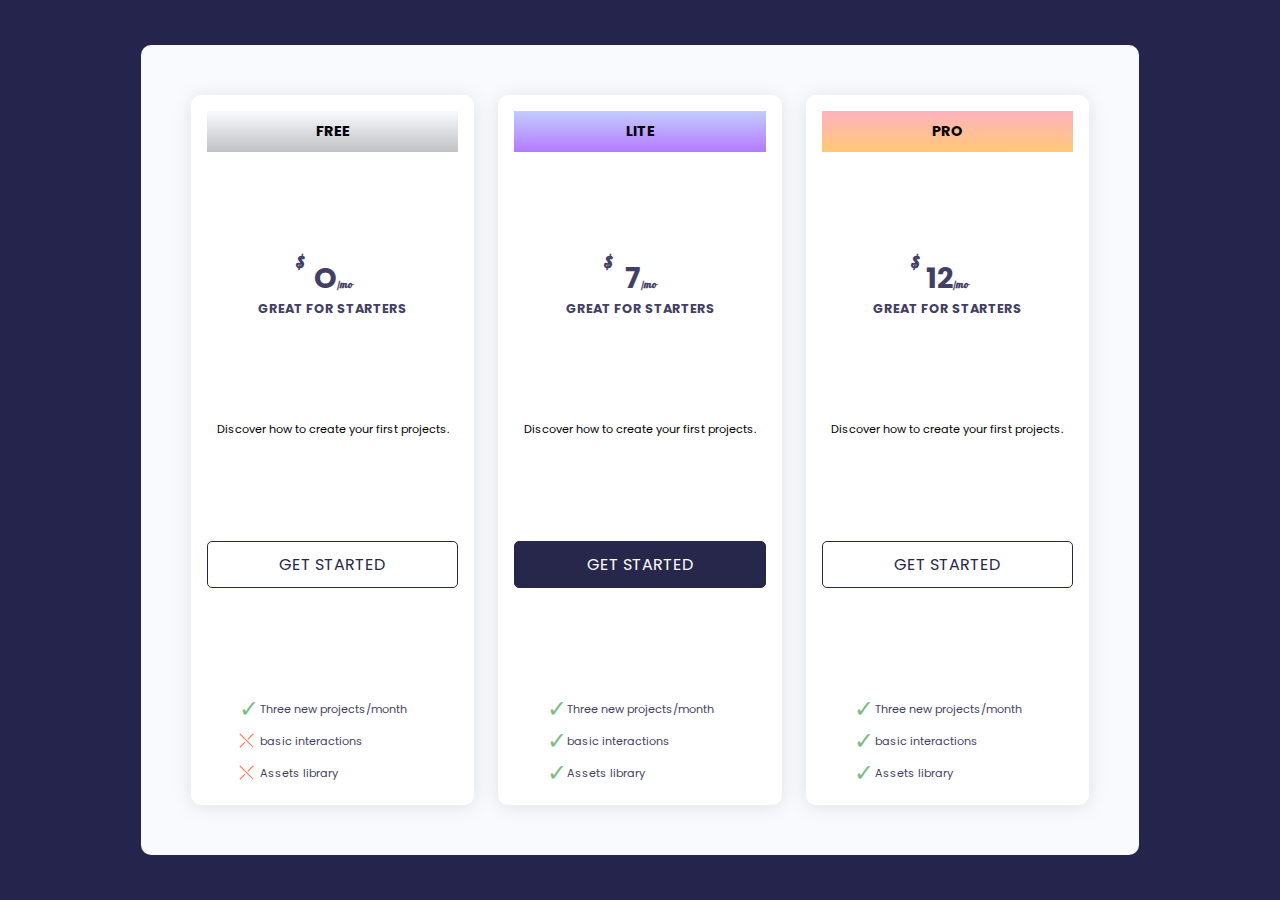
<file: Card/index.html>
<!DOCTYPE html>
<html lang="en">
  <head>
    <meta charset="UTF-8" />
    <meta http-equiv="X-UA-Compatible" content="IE=edge" />
    <meta name="viewport" content="width=device-width, initial-scale=1.0" />
    <link rel="stylesheet" href="./style.css" />
    <link rel="preconnect" href="https://fonts.gstatic.com" />
    <link
      href="https://fonts.googleapis.com/css2?family=Poppins:wght@400;600&display=swap"
      rel="stylesheet"
    />
    <title>Card | Model</title>
  </head>
  <body>
    <div class="container">
      <div class="card">
        <h2 class="heading teal">FREE</h2>
        <div class="card-body">
          <h3>O<small>/mo</small></h3>
          <h4>GREAT FOR STARTERS</h4>
        </div>
        <p>Discover how to create your first projects.</p>
        <a href="#" class="btn">get started</a>
        <ul class="ul">
          <li class="check">Three new projects/month</li>
          <li class="uncheck">basic interactions</li>
          <li class="uncheck">Assets library</li>
        </ul>
      </div>
      <div class="card">
        <h2 class="heading purple">LITE</h2>
        <div class="card-body">
          <h3>7<small>/mo</small></h3>
          <h4>GREAT FOR STARTERS</h4>
        </div>
        <p>Discover how to create your first projects.</p>
        <a href="#" class="btn btn-main">get started</a>
        <ul class="ul">
          <li class="check">Three new projects/month</li>
          <li class="check">basic interactions</li>
          <li class="check">Assets library</li>
        </ul>
      </div>
      <div class="card">
        <h2 class="heading pink">PRO</h2>
        <div class="card-body">
          <h3>12<small>/mo</small></h3>
          <h4>GREAT FOR STARTERS</h4>
        </div>
        <p>Discover how to create your first projects.</p>
        <a href="#" class="btn">get started</a>
        <ul class="ul">
          <li class="check">Three new projects/month</li>
          <li class="check">basic interactions</li>
          <li class="check">Assets library</li>
        </ul>
      </div>
    </div>
  </body>
</html>
</file>
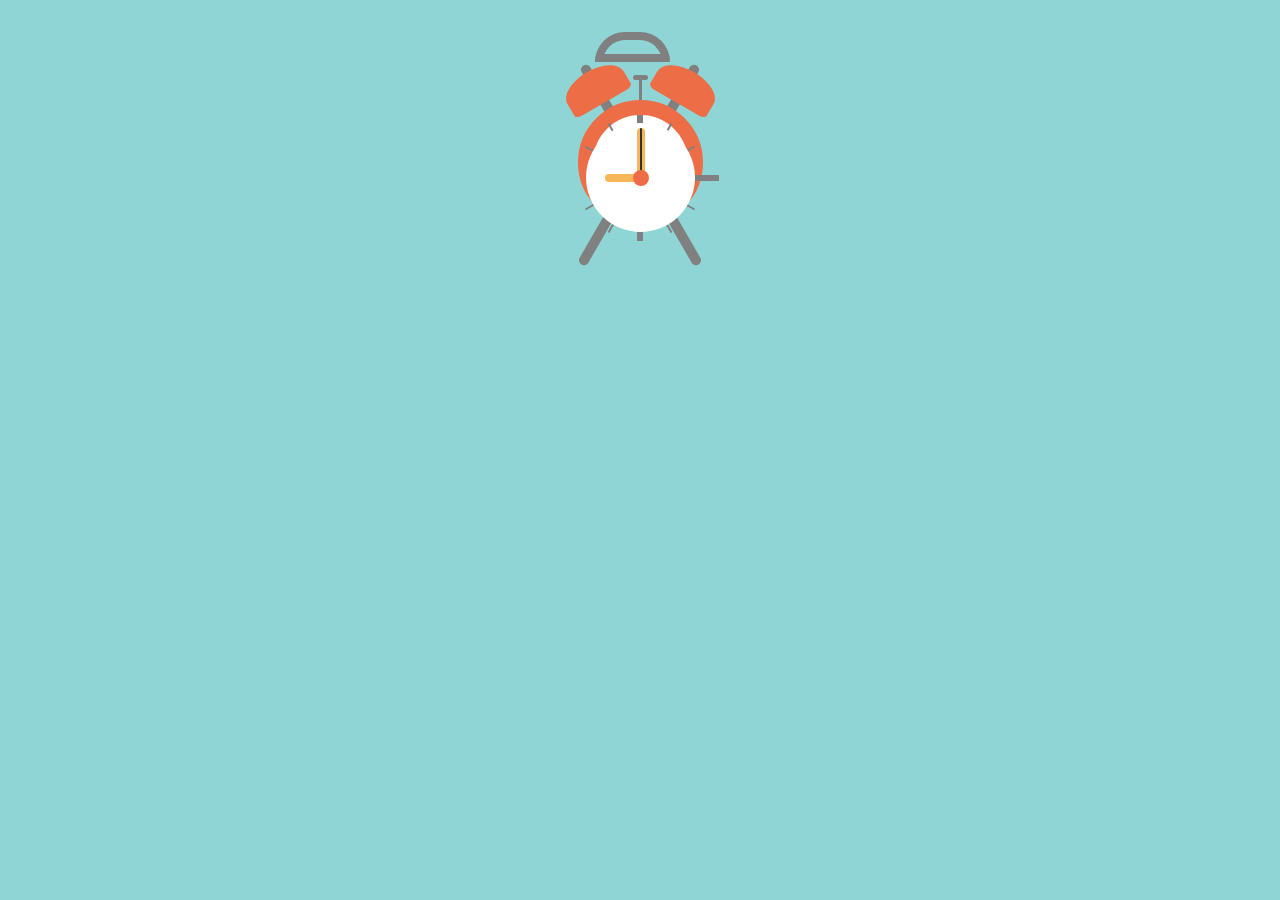
<file: clock/index.html>
<!DOCTYPE html>
<html lang="en">
  <head>
    <meta charset="UTF-8" />
    <meta http-equiv="X-UA-Compatible" content="IE=edge" />
    <meta name="viewport" content="width=device-width, initial-scale=1.0" />
    <link rel="stylesheet" href="./style.css" />
    <title>clock</title>
  </head>
  <body>
    <div class="contain-clock">
      <div class="face-1">
        <div class="hour"></div>
        <div class="minute"></div>
        <div class="second"></div>
        <div class="center"></div>
      </div>

      <div class="face-2">
        <div class="line"></div>
        <div class="line line-2"></div>
        <div class="line line-3"></div>
        <div class="line line-4"></div>
        <div class="line line-5"></div>
        <div class="line line-6"></div>
      </div>

      <div class="arm"></div>
      <div class="arm arm-2"></div>

      <div class="bell"></div>
      <div class="bell bell-2"></div>

      <div class="hammer"></div>

      <div class="handle"></div>
    </div>
  </body>
</html>
</file>
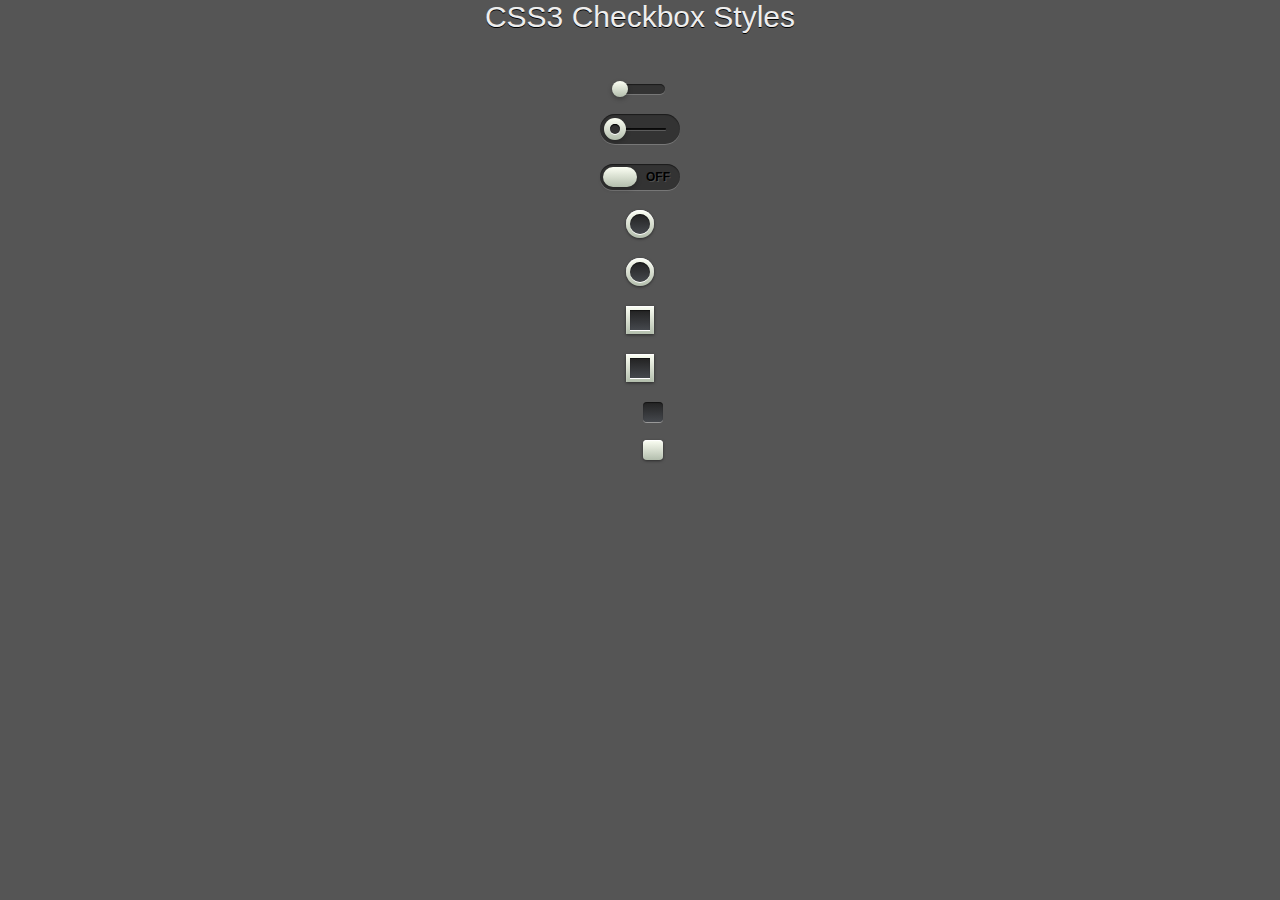
<file: Custom_checkbox/index.html>
<!DOCTYPE html>
<html lang="en">
  <head>
    <meta charset="UTF-8" />
    <meta http-equiv="X-UA-Compatible" content="IE=edge" />
    <meta name="viewport" content="width=device-width, initial-scale=1.0" />
    <title>Custom | checkbox</title>
    <link rel="stylesheet" href="./style.css" />
  </head>
  <body>
    <h1>CSS3 Checkbox Styles</h1>

    <!-- Slide ONE -->
    <div class="slideOne">
      <input type="checkbox" value="None" id="slideOne" name="check" />
      <label for="slideOne"></label>
    </div>

    <!-- Slide TWO -->
    <div class="slideTwo">
      <input type="checkbox" value="None" id="slideTwo" name="check" />
      <label for="slideTwo"></label>
    </div>

    <!-- Slide THREE -->
    <div class="slideThree">
      <input type="checkbox" value="None" id="slideThree" name="check" />
      <label for="slideThree"></label>
    </div>

    <!-- Rounded ONE -->
    <div class="roundedOne">
      <input type="checkbox" value="None" id="roundedOne" name="check" />
      <label for="roundedOne"></label>
    </div>

    <!-- Rounded TWO -->
    <div class="roundedTwo">
      <input type="checkbox" value="None" id="roundedTwo" name="check" />
      <label for="roundedTwo"></label>
    </div>

    <!-- Squared ONE -->
    <div class="squaredOne">
      <input type="checkbox" value="None" id="squaredOne" name="check" />
      <label for="squaredOne"></label>
    </div>

    <!-- Squared TWO -->
    <div class="squaredTwo">
      <input type="checkbox" value="None" id="squaredTwo" name="check" />
      <label for="squaredTwo"></label>
    </div>

    <!-- Squared THREE -->
    <div class="squaredThree">
      <input type="checkbox" value="None" id="squaredThree" name="check" />
      <label for="squaredThree"></label>
    </div>

    <!-- Squared FOUR -->
    <div class="squaredFour">
      <input type="checkbox" value="None" id="squaredFour" name="check" />
      <label for="squaredFour"></label>
    </div>
  </body>
</html>
</file>
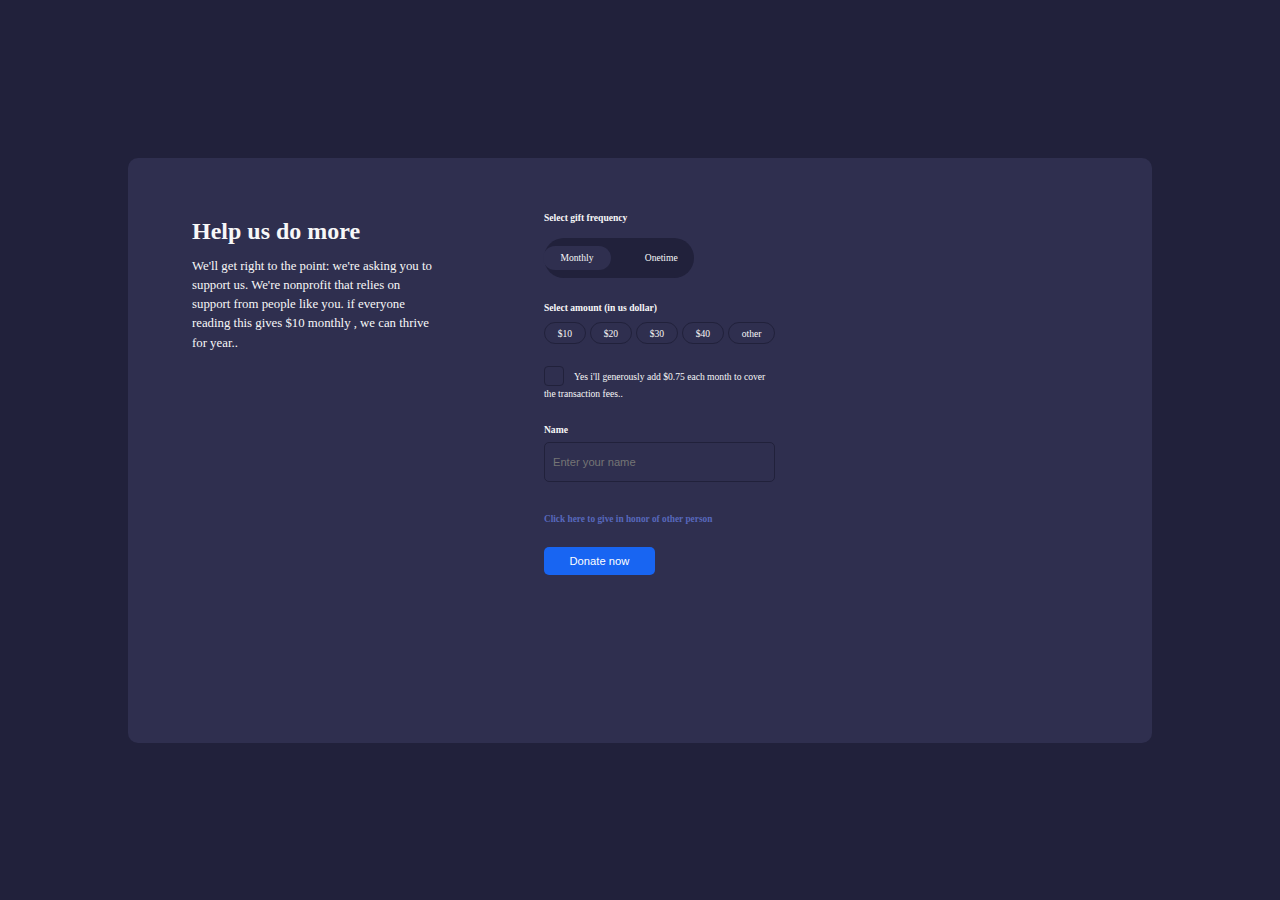
<file: Donate_section/index.html>
<!DOCTYPE html>
<html lang="en">
  <head>
    <meta charset="UTF-8" />
    <meta http-equiv="X-UA-Compatible" content="IE=edge" />
    <meta name="viewport" content="width=device-width, initial-scale=1.0" />
    <link rel="stylesheet" href="./style.css" />
    <title>Donate | Section</title>
  </head>
  <body>
    <div class="container">
      <div class="left">
        <h2>Help us do more</h2>
        <p>
          We'll get right to the point: we're asking you to <br />
          support us. We're nonprofit that relies on <br />
          support from people like you. if everyone <br />
          reading this gives $10 monthly , we can thrive <br />
          for year..
        </p>
      </div>
      <div class="right">
        <h3>Select gift frequency</h3>
        <div class="donation-type">
          <label for="monthly" class="monthly">
            <input type="radio" name="donation-type" id="monthly" checked />
            <span class="donation">Monthly</span>
          </label>
          <label for="onetime" class="onetime">
            <input type="radio" name="donation-type" id="onetime" />
            <span class="donation">Onetime</span>
          </label>
        </div>
        <div class="dollar-type">
          <small>Select amount (in us dollar)</small>
          <br />
          <label for="$10" class="$10">
            <input type="radio" name="dollar-type" id="$10" />
            <span class="dollar">$10</span>
          </label>
          <label for="$20" class="$20">
            <input type="radio" name="dollar-type" id="$20" />
            <span class="dollar">$20</span>
          </label>
          <label for="$30" class="$30">
            <input type="radio" name="dollar-type" id="$30" />
            <span class="dollar">$30</span>
          </label>
          <label for="$40" class="$40">
            <input type="radio" name="dollar-type" id="$40" />
            <span class="dollar">$40</span>
          </label>
          <label for="other" class="other">
            <input type="radio" name="dollar-type" id="other" />
            <span class="dollar">other</span>
          </label>

          <div class="checkbox-type">
            <input
              type="checkbox"
              value="None"
              id="checkbox-type"
              name="check"
            />
            <label for="checkbox-type"></label>
            <span class="checkbox"
              >Yes i'll generously add $0.75 each month to cover <br />
              the transaction fees..</span
            >
          </div>
        </div>
        <div class="input-type">
          <label for="name">Name</label><br />
          <input type="text" placeholder="Enter your name" />
          <br />
          <small class="Click"
            >Click here to give in honor of other person</small
          >
        </div>
        <button type="Donate now">Donate now</button>
      </div>
    </div>
  </body>
</html>
</file>
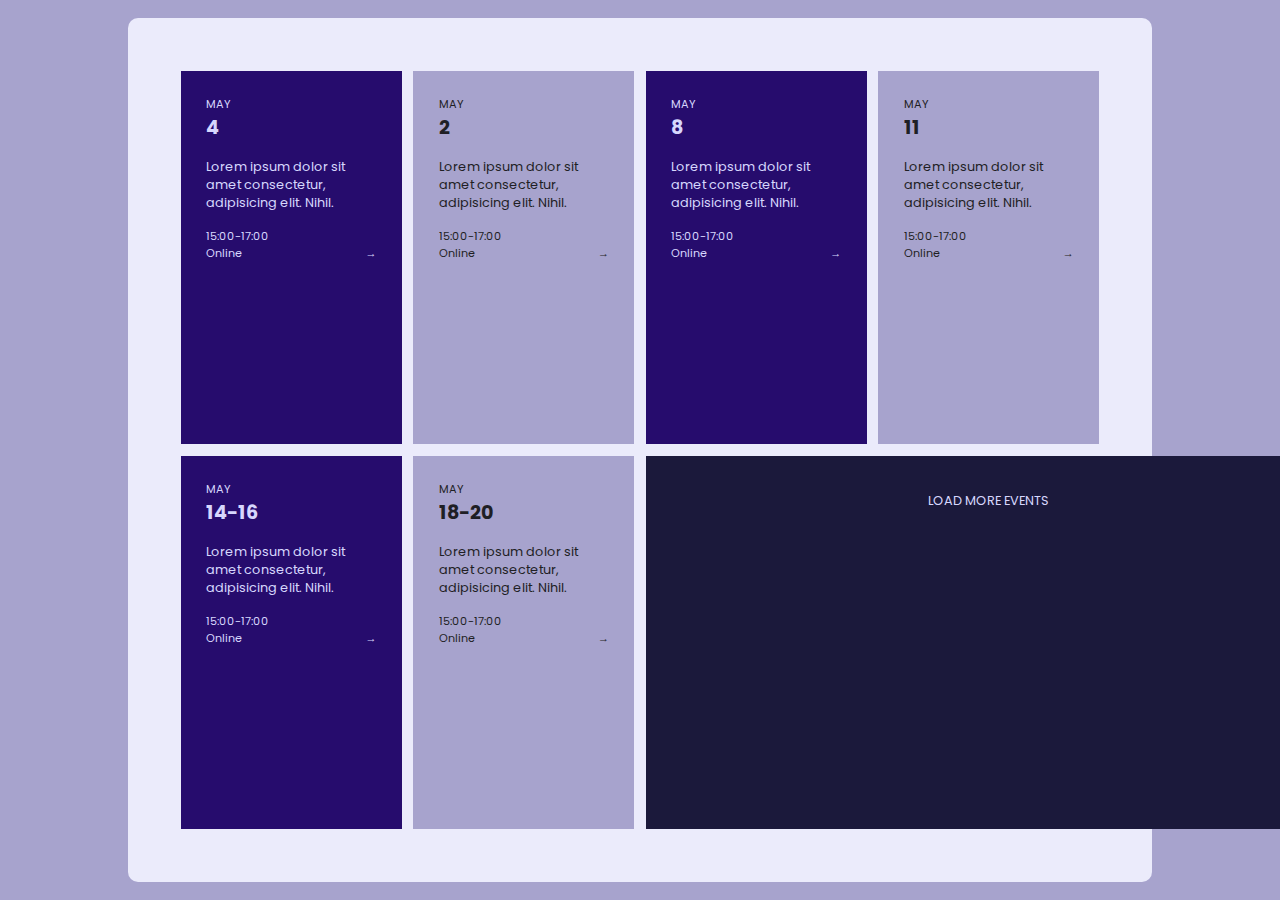
<file: Event_List/index.html>
<!DOCTYPE html>
<html lang="en">
  <head>
    <meta charset="UTF-8" />
    <meta http-equiv="X-UA-Compatible" content="IE=edge" />
    <meta name="viewport" content="width=device-width, initial-scale=1.0" />
    <link rel="preconnect" href="https://fonts.gstatic.com" />
    <link
      href="https://fonts.googleapis.com/css2?family=Poppins:wght@400;600&display=swap"
      rel="stylesheet"
    />
    <link rel="stylesheet" href="./style.css" />
    <title>Event | List</title>
  </head>
  <body>
    <div class="container">
      <div class="box-1">
        <small>MAY</small>
        <h2>4</h2>
        <p>Lorem ipsum dolor sit amet consectetur, adipisicing elit. Nihil.</p>
        <small class="time">15:00-17:00</small>
        <div class="action">
          <span>Online</span>
          <span>&#8594;</span>
        </div>
      </div>
      <div class="box">
        <small>MAY</small>
        <h2>2</h2>
        <p>Lorem ipsum dolor sit amet consectetur, adipisicing elit. Nihil.</p>
        <small class="time">15:00-17:00 </small>
        <div class="action">
          <span>Online</span>
          <span>&#8594;</span>
        </div>
      </div>
      <div class="box-1">
        <small>MAY</small>
        <h2>8</h2>
        <p>Lorem ipsum dolor sit amet consectetur, adipisicing elit. Nihil.</p>
        <small class="time">15:00-17:00 </small>
        <div class="action">
          <span>Online</span>
          <span>&#8594;</span>
        </div>
      </div>
      <div class="box">
        <small>MAY</small>
        <h2>11</h2>
        <p>Lorem ipsum dolor sit amet consectetur, adipisicing elit. Nihil.</p>
        <small class="time">15:00-17:00 </small>
        <div class="action">
          <span>Online</span>
          <span>&#8594;</span>
        </div>
      </div>
      <div class="box-1">
        <small>MAY</small>
        <h2>14-16</h2>
        <p>Lorem ipsum dolor sit amet consectetur, adipisicing elit. Nihil.</p>
        <small class="time">15:00-17:00 </small>
        <div class="action">
          <span>Online</span>
          <span>&#8594;</span>
        </div>
      </div>
      <div class="box">
        <small>MAY</small>
        <h2>18-20</h2>
        <p>Lorem ipsum dolor sit amet consectetur, adipisicing elit. Nihil.</p>
        <small class="time">15:00-17:00 </small>
        <div class="action">
          <span>Online</span>
          <span>&#8594;</span>
        </div>
      </div>
      <a class="btn" href="#">LOAD MORE EVENTS</a>
    </div>
  </body>
</html>
</file>
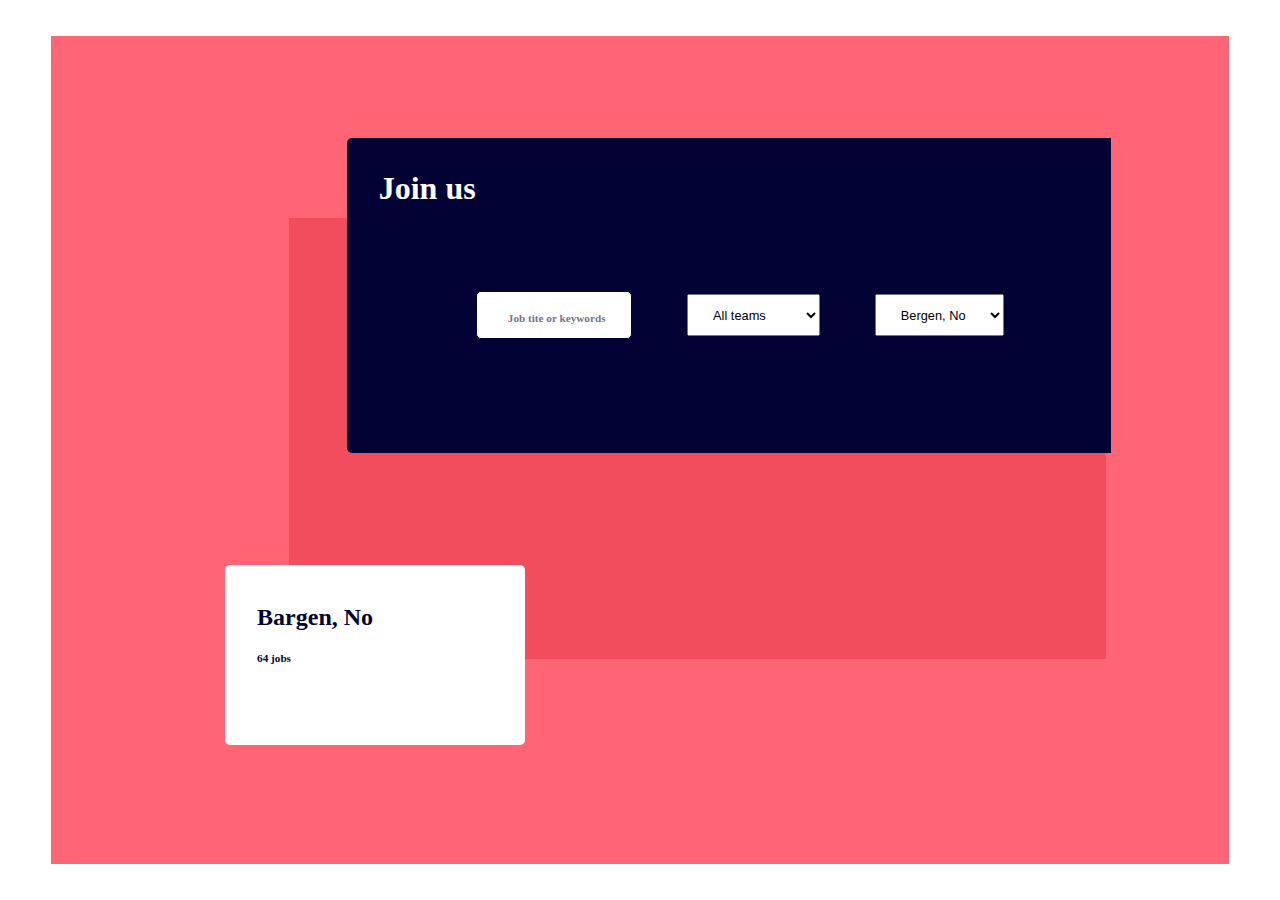
<file: Job_Page/index.html>
<!DOCTYPE html>
<html lang="en">
  <head>
    <meta charset="UTF-8" />
    <meta http-equiv="X-UA-Compatible" content="IE=edge" />
    <meta name="viewport" content="width=device-width, initial-scale=1.0" />
    <link
      rel="stylesheet"
      href="https://cdnjs.cloudflare.com/ajax/libs/font-awesome/5.15.3/css/all.min.css"
      integrity="sha512-iBBXm8fW90+nuLcSKlbmrPcLa0OT92xO1BIsZ+ywDWZCvqsWgccV3gFoRBv0z+8dLJgyAHIhR35VZc2oM/gI1w=="
      crossorigin="anonymous"
      referrerpolicy="no-referrer"
    />
    <link rel="stylesheet" href="./style.css" />
    <title>Job | Page</title>
  </head>
  <body>
    <div class="container">
      <div class="main">
        <div class="middle">
          <h3>Join us</h3>
          <div class="contant">
            <a href=""
              ><i class="fa fa-search"></i
              ><small> &nbsp; Job tite or keywords </small></a
            >
            <select name="#" id="#">
              <option value="#">All teams</option>
              <option value="#">Design</option>
              <option value="#">Engineering</option>
              <option value="#">Finance</option>
            </select>
            <select name="#" id="#">
              <option value="Bergen,No">Bergen, No</option>
            </select>
          </div>
        </div>
        <div class="left-bottom">
          <h2>Bargen, No</h2>
          <small>64 jobs</small>
        </div>
      </div>
    </div>
  </body>
</html>
</file>
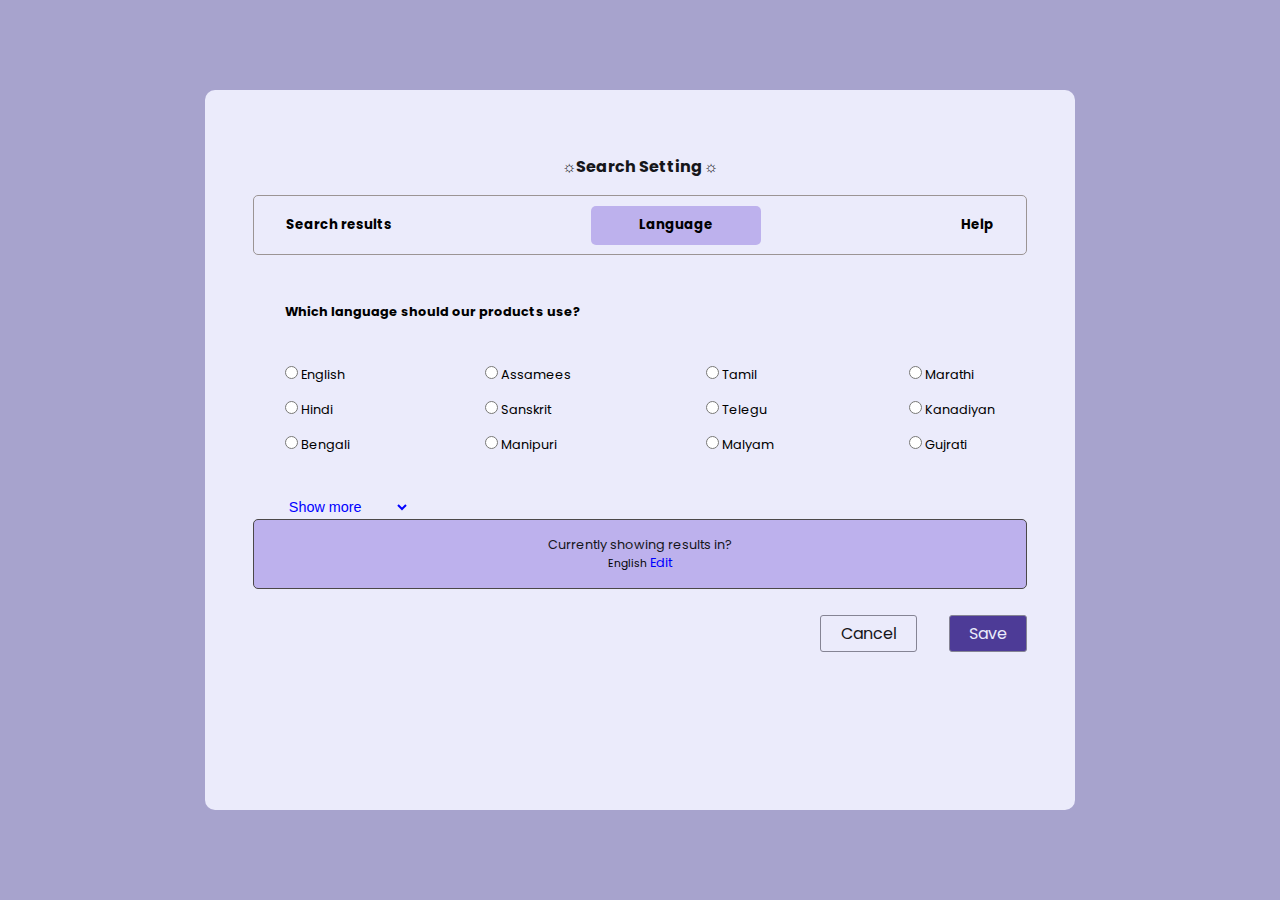
<file: Language_Search/index.html>
<!DOCTYPE html>
<html lang="en">
  <head>
    <meta charset="UTF-8" />
    <meta http-equiv="X-UA-Compatible" content="IE=edge" />
    <meta name="viewport" content="width=device-width, initial-scale=1.0" />
    <link rel="preconnect" href="https://fonts.gstatic.com" />
    <link
      href="https://fonts.googleapis.com/css2?family=Poppins:wght@400;600&display=swap"
      rel="stylesheet"
    />
    <link rel="stylesheet" href="./style.css" />
    <title>Language | Search</title>
  </head>
  <body>
    <div class="container">
        <h4>&#9788;Search Setting&#9788;</h4>
      <div class="main">
        <h5>Search results</h3>
        <h5 class="lang">Language</h5>
        <h5>Help</h5>
      </div>
      <h3>Which language should our products use?</h3>
      <div class="middle">
          <div class="radio-button">
              <input type="radio" id="#" name="#" value="#">
              <label for="#">English</label><br>
              <input type="radio" id="#" name="#" value="#">
              <label for="#">Hindi</label><br>
              <input type="radio" id="#" name="#" value="#">
              <label for="#">Bengali</label>
            </div>
            <div class="radio-button">
  <input type="radio" id="#" name="#" value="#">
  <label for="#">Assamees</label><br>
  <input type="radio" id="#" name="#" value="#">
  <label for="#">Sanskrit</label><br>
  <input type="radio" id="#" name="#" value="#">
  <label for="#">Manipuri</label>
      </div>
      <div class="radio-button">
  <input type="radio" id="#" name="#" value="#">
  <label for="#">Tamil</label><br>
  <input type="radio" id="#" name="#" value="#">
  <label for="#">Telegu</label><br>
  <input type="radio" id="#" name="#" value="#">
  <label for="#">Malyam</label>
      </div>
      <div class="radio-button">
  <input type="radio" id="#" name="#" value="#">
  <label for="#">Marathi</label><br>
  <input type="radio" id="#" name="#" value="#">
  <label for="#">Kanadiyan</label><br>
  <input type="radio" id="#" name="#" value="#">
  <label for="#">Gujrati</label>
      </div>
    </div>
    <a class="sel" href="#">
        <select name="#" id="#">
            <option value="Show more">Show more</option>
        </select>
    </a>
      <div class="btn">
          <a class="btn2" href="#">Currently showing results in?</a>
         <div class="action">
             <small>English</small>
             <span>Edit</span>
            </div>
      </div>
      <div class="buttom">
          <a class="can" href="#">Cancel</a>
          <a class="sav" href="#">Save</a>
        </div>
    </div>
</body>
</html>
</file>
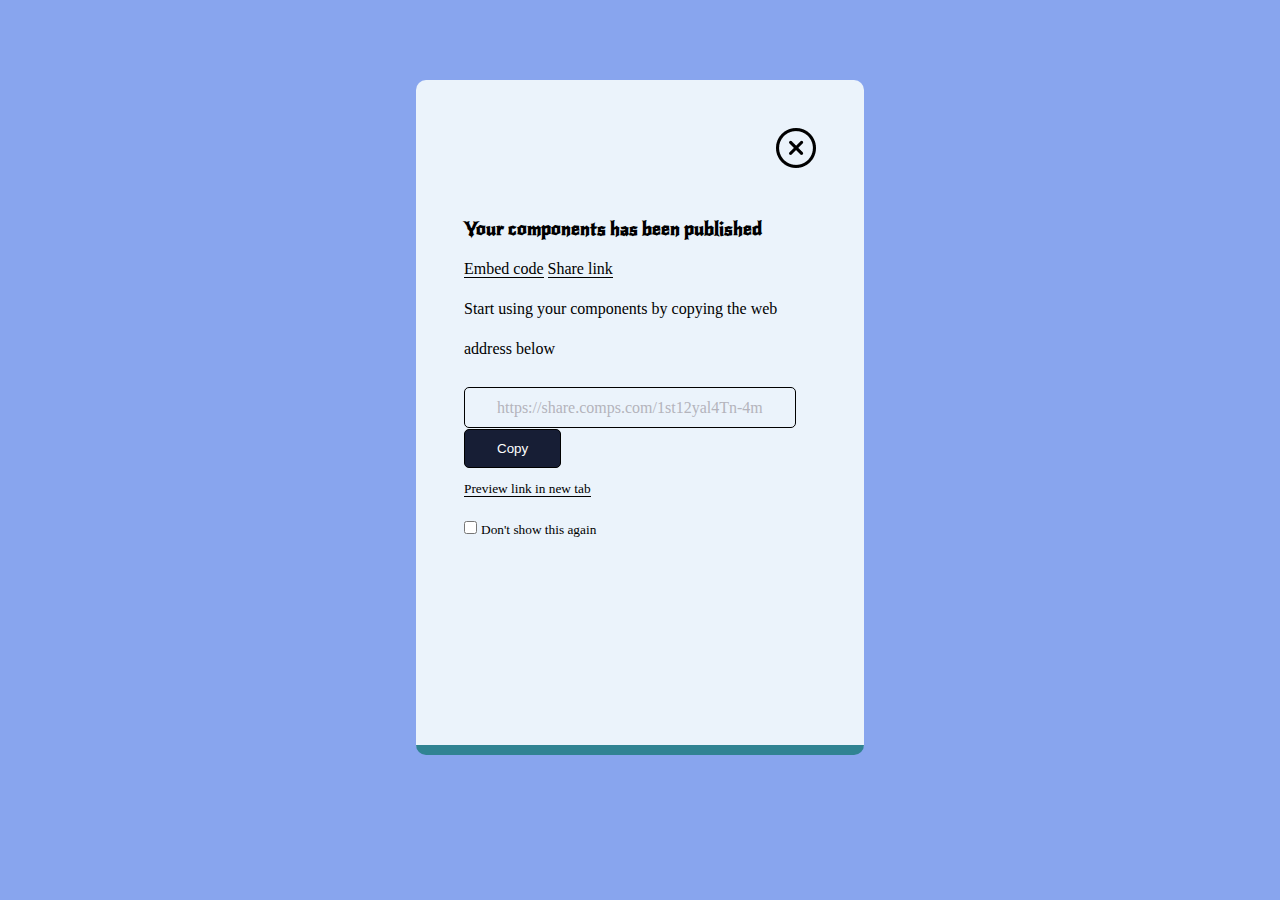
<file: Model/index.html>
<!DOCTYPE html>
<html lang="en">
  <head>
    <meta charset="UTF-8" />
    <meta http-equiv="X-UA-Compatible" content="IE=edge" />
    <meta name="viewport" content="width=device-width, initial-scale=1.0" />
    <link rel="stylesheet" href="./style.css" />
    <title>Share_Model</title>
  </head>
  <body>
    <div class="main">
      <div class="top">
        <div class="icon">
          <a href="#"><img src="./png/cancel 1.png" alt=""></a></a>
        </div>
        <h3>Your components has been published</h3>
      </div>
      <div class="middle">
          <div class="link">
              <a href="#">Embed code</a>
              <a href="#">Share link</a>
            </div>
        <p>Start using your components by copying the web address below</p>
        <div class="model">
            <a class='share' href="#">https://share.comps.com/1st12yal4Tn-4m</a>
            <button class="btn">Copy</button> <br>
        </div>
        <small>Preview link in new tab</small>
      </div>
      <div class="bottom">
          <div class="check">
              <input type="checkbox">
              <small>Don't show this again</small>
            </div>
      </div>
    </div>
  </body>
</html>
</file>
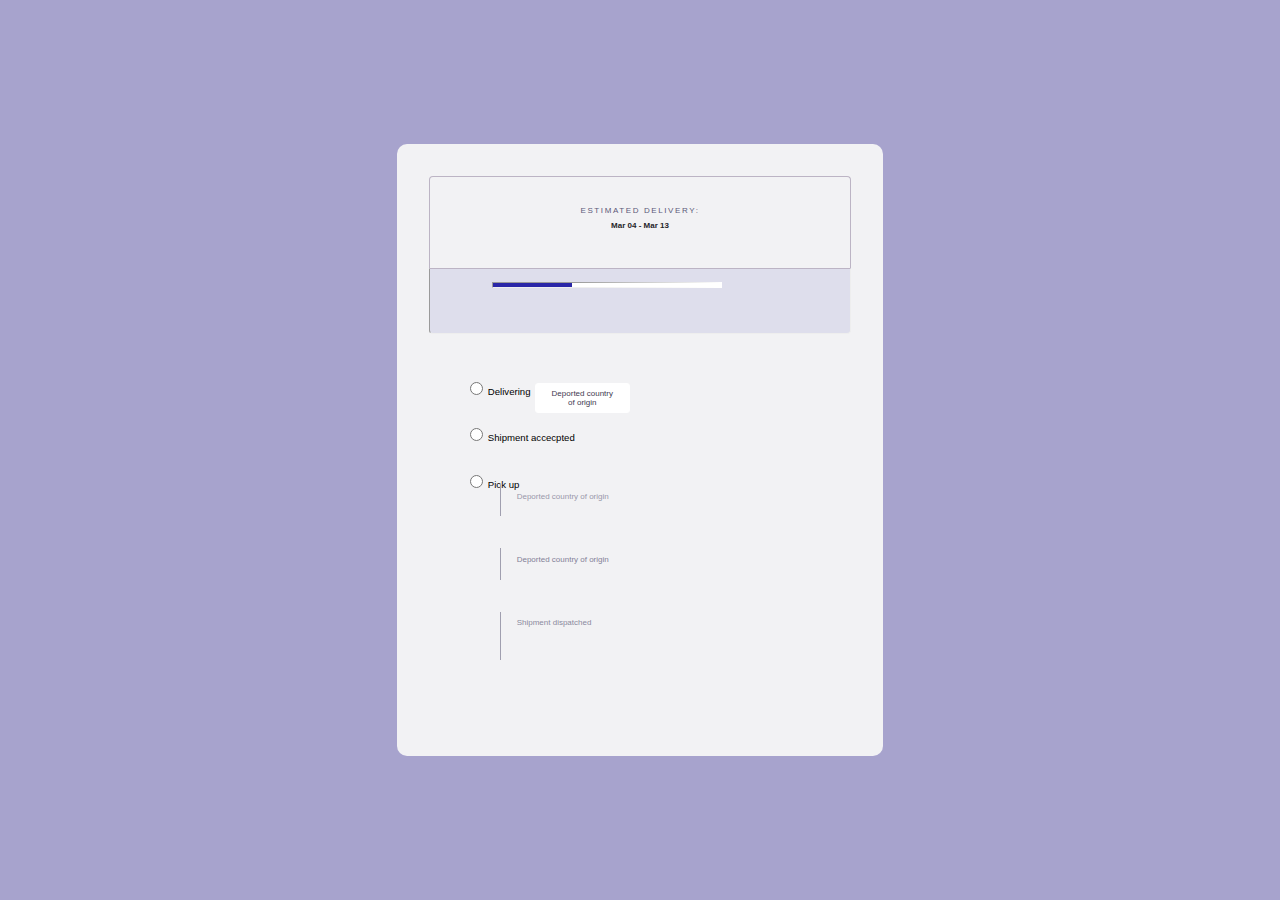
<file: Progress_Bar/index.html>
<!DOCTYPE html>
<html lang="en">
  <head>
    <meta charset="UTF-8" />
    <meta http-equiv="X-UA-Compatible" content="IE=edge" />
    <meta name="viewport" content="width=device-width, initial-scale=1.0" />
    <link rel="stylesheet" href="./style.css" />
    <title>Progress | Bar</title>
  </head>
  <body>
    <div class="container">
      <div class="header">
        <span>ESTIMATED DELIVERY:</span>
        <h4>Mar 04 - Mar 13</h4>
        <p>Deported country<br />of origin</p>
      </div>
      <hr class="line" />
      <hr class="line2" />
      <div class="radio-btn">
        <input type="radio" name="#" id="#" value="#" />
        <label for="#">Delivering</label><br />
        <div class="vl"></div>
        <small>Deported country of origin</small><br />
        <input type="radio" name="#" id="#" value="#" />
        <label for="#">Shipment accecpted</label><br />
        <div class="vl2"></div>
        <small class="medium">Deported country of origin</small><br />
        <input type="radio" name="#" id="#" value="#" />
        <label for="#">Pick up</label>
        <div class="vl3"></div>
        <small class="big">Shipment dispatched</small><br />
      </div>
    </div>
  </body>
</html>
</file>
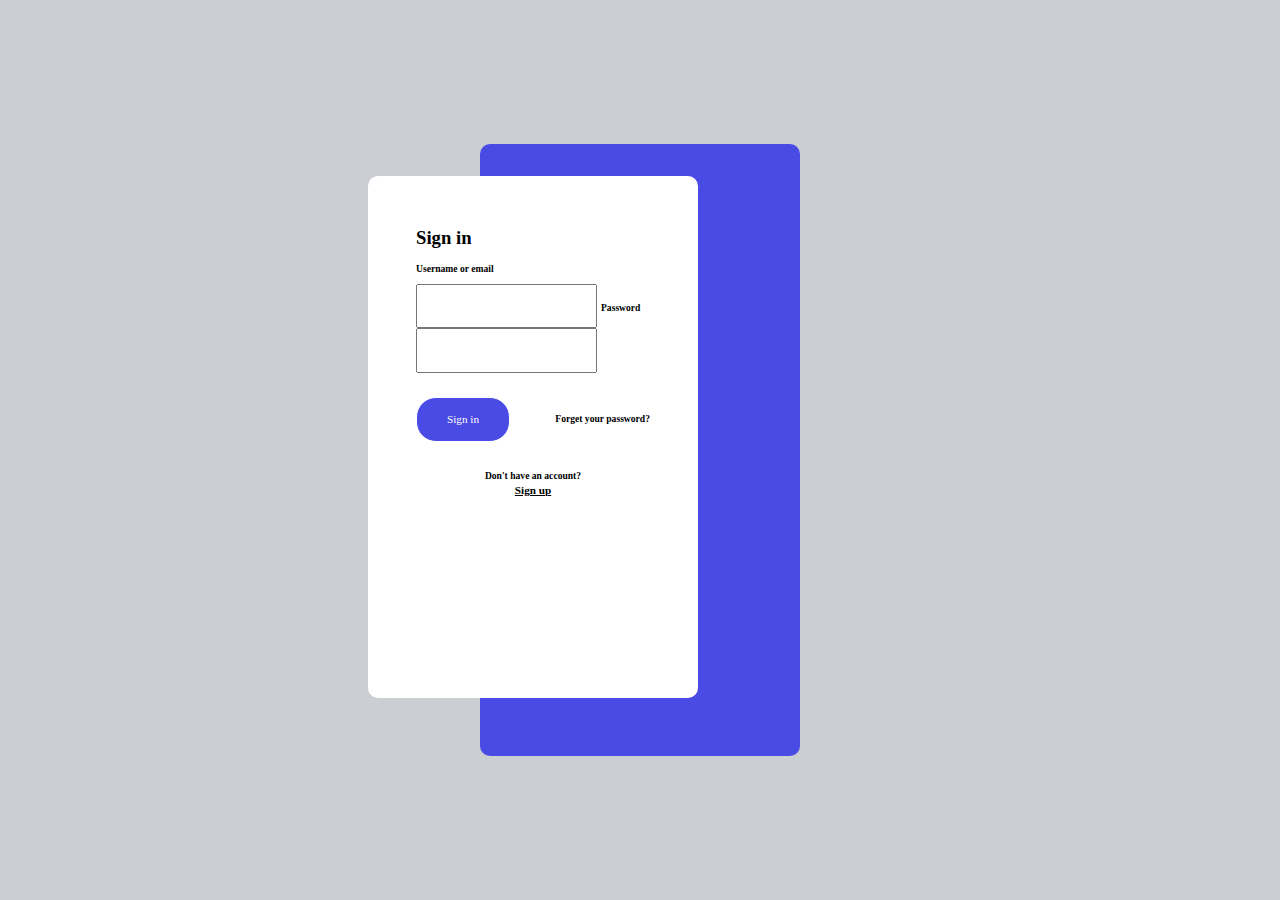
<file: Sign_In/index.html>
<!DOCTYPE html>
<html lang="en">
  <head>
    <meta charset="UTF-8" />
    <meta http-equiv="X-UA-Compatible" content="IE=edge" />
    <meta name="viewport" content="width=device-width, initial-scale=1.0" />
    <link rel="stylesheet" href="./style.css" />
    <title>Sign | in</title>
  </head>
  <body>
    <div class="container">
      <div class="main">
        <h3>Sign in</h3>
        <form>
          <label for="email">Username or email</label>
          <input type="text" id="email" required />
          <label for="#">Password</label>
          <input type="password" name="password" id="password" required />
        </form>
        <div class="btn">
          <small>Sign in</small>
          <p>Forget your password?</p>
        </div>
        <div class="bottom">
            <h4>Don't have an account?</h4>
            <a href="#">Sign up</a>
        </div>
      </div>
    </div>
  </body>
</html>
</file>
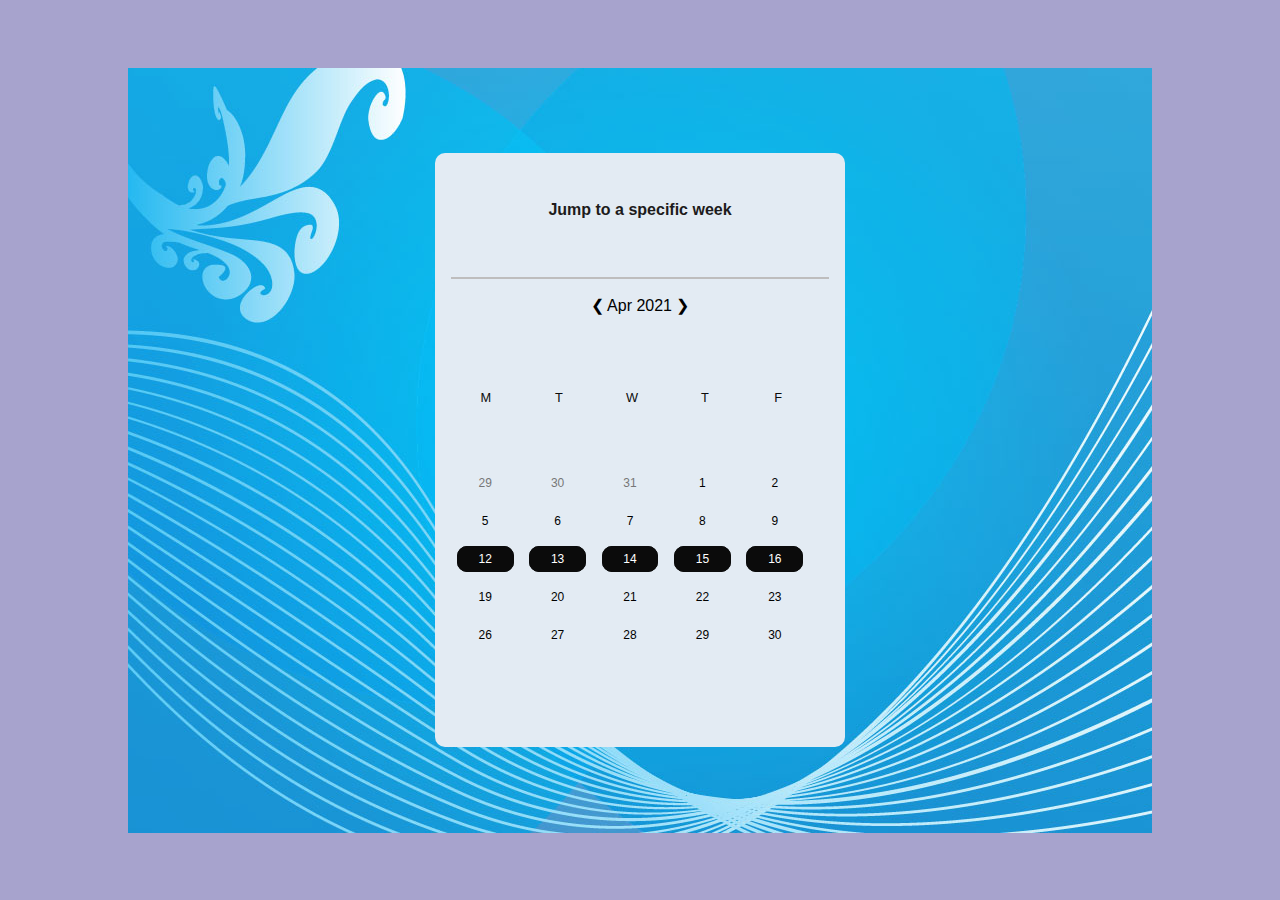
<file: Unic_Calendar/index.html>
<!DOCTYPE html>
<html lang="en">
  <head>
    <meta charset="UTF-8" />
    <meta http-equiv="X-UA-Compatible" content="IE=edge" />
    <meta name="viewport" content="width=device-width, initial-scale=1.0" />
    <link rel="stylesheet" href="./style.css" />
    <title>Unic | Calender</title>
  </head>
  <body>
    <img src="./cb.jpg" alt="image" />
    <div class="container">
      <h3>Jump to a specific week</h3>

      <div class="month">
        <ul>
          <li class="action">&#10094; Apr 2021 &#10095;</li>
        </ul>
      </div>

      <ul class="weekdays">
        <li>M</li>
        <li>T</li>
        <li>W</li>
        <li>T</li>
        <li>F</li>
      </ul>

      <ul class="days">
        <li><span class="lite">29</span></li>
        <li><span class="lite">30</span></li>
        <li><span class="lite">31</span></li>
        <li>1</li>
        <li>2</li>
        <li>5</li>
        <li>6</li>
        <li>7</li>
        <li>8</li>
        <li>9</li>
        <li><span class="active">12</span></li>
        <li><span class="active">13</span></li>
        <li><span class="active">14</span></li>
        <li><span class="active">15</span></li>
        <li><span class="active">16</span></li>
        <li>19</li>
        <li>20</li>
        <li>21</li>
        <li>22</li>
        <li>23</li>
        <li>26</li>
        <li>27</li>
        <li>28</li>
        <li>29</li>
        <li>30</li>
      </ul>
    </div>
  </body>
</html>
</file>
<file: Card/style.css>
@import url("https://fonts.googleapis.com/css2?family=Pattaya&display=swap");
*,
*::after,
::before {
  margin: 0;
  padding: 0;
  box-sizing: border-box;
}
body {
  background-color: #24244c;
  font-family: "Poppins", sans-serif;
  align-items: center;
  display: flex;
  justify-content: center;
  width: 100%;
  height: 100vh;
  margin: 0;
}
.container {
  background: #f8fafe;
  justify-content: space-between;
  display: flex;
  width: 78%;
  height: 90vh;
  border-radius: 10px;
  /* line-height: 2rem; */
  padding: 50px;
  margin: 0;
  gap: 1.5rem;
}

.card {
  display: flex;
  flex-direction: column;
  background-color: #ffffff;
  align-items: center;
  justify-content: space-between;
  border-radius: 10px;
  box-shadow: 0 2px 20px rgba(0, 0, 0, 0.1);
  overflow: hidden;
  width: 300px;
  padding: 1rem;
  cursor: pointer;
}

.heading {
  width: 100%;
  text-align: center;
  font-size: 0.9rem;
  padding-top: 10px;
  padding-bottom: 10px;
}

.teal {
  background: linear-gradient(#f8fafe, #bfc1c3);
}

.purple {
  background: linear-gradient(#c2cdff, #b47afe);
}

.pink {
  background: linear-gradient(#ffb2bf, #ffc976);
}

.card-body {
  text-align: center;
}

h3 {
  position: relative;
  font-size: 1.8rem;
  color: #433f63;
}

h3::before {
  font-family: "Pattaya", sans-serif;
  content: "\0024";
  font-size: 1rem;
  position: absolute;
  top: -0.3rem;
  left: 2.4rem;
}

small {
  font-family: "Pattaya", sans-serif;
  font-size: 10px;
}

h4 {
  font-size: 0.8rem;
  color: #433f63;
}

p {
  font-size: 0.7rem;
  line-height: 1.1;
  text-align: center;
}

.card .btn {
  border: 1px solid #27264b;
  text-transform: uppercase;
  padding-top: 10px;
  padding-bottom: 10px;
  text-decoration: none;
  display: block;
  width: 100%;
  text-align: center;
  border-radius: 5px;
  color: #27264b;
}

.btn-main {
  background-color: #27264b;
  color: white !important;
}

ul {
  list-style: none;
  font-size: 0.7rem;
  line-height: 2rem;
  color: #433f63;
}

ul li {
  position: relative;
  padding-left: 0.1rem;
}

ul li::before {
  content: "\2713";
  position: absolute;
  left: -1.2rem;
  color: #7cbc84;
  font-size: 1.5rem;
}

.ul .uncheck::before {
  content: "\292C";
  position: absolute;
  left: -1.2rem;
  color: tomato;
  font-size: 1.2rem;
}

@media (max-width: 786px) {
  body {
    background-color: #24244c;
    font-family: "Poppins", sans-serif;
    align-items: center;
    display: flex;
    justify-content: center;
    width: 100%;
    height: auto;
    margin: 0;
  }
  .container {
    background: #f8fafe;
    justify-content: space-between;
    display: flex;
    flex-direction: column;
    width: 92%;
    height: auto;
    border-radius: 10px;
    /* line-height: 2rem; */
    padding: 10px;
    margin: 0;
    gap: 1.5rem;
  }

  .card {
    display: flex;
    flex-direction: column;
    background-color: #ffffff;
    align-items: center;
    justify-content: space-between;
    border-radius: 10px;
    box-shadow: 0 2px 20px rgba(0, 0, 0, 0.1);
    overflow: hidden;
    width: 100%;
    padding: 1rem;
    gap: 2rem;
    cursor: pointer;
  }

  .heading {
    width: 100%;
    text-align: center;
    font-size: 0.9rem;
    padding-top: 10px;
    padding-bottom: 10px;
  }

  .teal {
    background: linear-gradient(#f8fafe, #bfc1c3);
  }

  .purple {
    background: linear-gradient(#c2cdff, #b47afe);
  }

  .pink {
    background: linear-gradient(#ffb2bf, #ffc976);
  }

  .card-body {
    text-align: center;
  }

  h3 {
    position: relative;
    font-size: 1.8rem;
    color: #433f63;
  }

  h3::before {
    font-family: "Pattaya", sans-serif;
    content: "\0024";
    font-size: 1rem;
    position: absolute;
    top: -0.3rem;
    left: 2.4rem;
  }

  small {
    font-family: "Pattaya", sans-serif;
    font-size: 10px;
  }

  h4 {
    font-size: 0.8rem;
    color: #433f63;
  }

  p {
    font-size: 0.7rem;
    line-height: 1.1;
    text-align: center;
  }

  .card .btn {
    border: 1px solid #27264b;
    text-transform: uppercase;
    padding-top: 10px;
    padding-bottom: 10px;
    text-decoration: none;
    display: block;
    width: 100%;
    text-align: center;
    border-radius: 5px;
    color: #27264b;
  }

  .btn-main {
    background-color: #27264b;
    color: white !important;
  }

  ul {
    list-style: none;
    font-size: 0.7rem;
    line-height: 2rem;
    color: #433f63;
  }

  ul li {
    position: relative;
    padding-left: 0.1rem;
  }

  ul li::before {
    content: "\2713";
    position: absolute;
    left: -1.2rem;
    color: #7cbc84;
    font-size: 1.5rem;
  }

  .ul .uncheck::before {
    content: "\292C";
    position: absolute;
    left: -1.2rem;
    color: tomato;
    font-size: 1.2rem;
  }
}
</file>
<file: clock/style.css>
*,
*::after,
::before {
  margin: 0;
  padding: 0;
  box-sizing: border-box;
}
body {
  background: #8fd5d5;
}

.contain-clock {
  position: relative;
  margin: -100px auto;
  width: 155px;
  height: 200px;
  -webkit-animation: alarm-2 1ms infinite;
  animation: alarm-2 1ms infinite;
}

.face-1 {
  position: absolute;
  top: 23px;
  left: 23px;
  background: white;
  border-radius: 50%;
  width: 109px;
  height: 109px;
  z-index: 3;
}

.face-2 {
  position: relative;
  margin: 200px auto;
  background: white;
  border: 15px solid #ed6e46;
  border-radius: 50%;
  width: 125px;
  height: 125px;
  z-index: 2;
}

.line {
  position: absolute;
  left: 50%;
  margin-left: -3px;
  background: gray;
  width: 6px;
  height: 126px;
}

.line-2 {
  left: 63px;
  transform: rotate(90deg);
  -webkit-transform: rotate(90deg) translate3d(0, 0, 0);
}

.line-3 {
  transform: rotate(30deg);
  -webkit-transform: rotate(30deg) translate3d(0, 0, 0);
  margin-left: -1px;
  width: 2px;
}

.line-4 {
  transform: rotate(-30deg);
  -webkit-transform: rotate(-30deg) translate3d(0, 0, 0);
  margin-left: -1px;
  width: 2px;
}

.line-5 {
  transform: rotate(60deg);
  -webkit-transform: rotate(60deg) translate3d(0, 0, 0);
  margin-left: -1px;
  width: 2px;
}

.line-6 {
  transform: rotate(-60deg);
  -webkit-transform: rotate(-60deg) translate3d(0, 0, 0);
  margin-left: -1px;
  width: 2px;
}

.hour {
  position: absolute;
  top: 50%;
  left: 50%;
  margin-left: -4px;
  background: #f8b65b;
  transform-origin: top;
  -webkit-transform-origin: top;
  transform: rotate(90deg);
  -webkit-transform: rotate(90deg);
  border-radius: 50px;
  width: 8px;
  height: 35px;
  z-index: 5;
}

.minute {
  position: absolute;
  top: 5px;
  left: 55px;
  margin-left: -4px;
  background: #f8b65b;
  border-radius: 50px;
  transform-origin: bottom;
  -webkit-transform-origin: bottom;
  width: 8px;
  height: 50px;
  z-index: 3;
  animation: tick-tock 3600s steps(60, end) infinite;
  -webkit-animation: tick-tock 3600s steps(60, end) infinite;
}

.second {
  position: absolute;
  top: 5px;
  left: 56px;
  margin-left: -2px;
  background: #333333;
  border-radius: 50px;
  transform-origin: bottom;
  -webkit-transform-origin: bottom;
  width: 2px;
  height: 50px;
  z-index: 5;
  animation: tick-tock 60s steps(60, end) infinite;
  -webkit-animation: tick-tock 60s steps(60, end) infinite;
}

.center {
  position: absolute;
  top: 62px;
  margin-top: -15px;
  left: 55px;
  margin-left: -8px;
  border-radius: 50%;
  background: #ed6e46;
  width: 16px;
  height: 16px;
  z-index: 20;
}

.arm {
  position: absolute;
  top: -50px;
  left: 73px;
  background: gray;
  transform: rotate(-30deg);
  -webkit-transform: rotate(-30deg);
  border-radius: 50px;
  width: 10px;
  height: 230px;
  z-index: 1;
}

.arm-2 {
  left: 71px;
  transform: rotate(30deg);
  -webkit-transform: rotate(30deg);
}

.bell {
  position: absolute;
  top: -30px;
  background: #ed6e46;
  border-radius: 50% 50% 10% 10%;
  transform: rotate(-30deg);
  -webkit-transform: rotate(-30deg);
  width: 65px;
  height: 35px;
  z-index: 2;
}

.bell-2 {
  left: 90px;
  transform: rotate(30deg);
  -webkit-transform: rotate(30deg);
}

.hammer {
  position: absolute;
  top: -25px;
  left: 76px;
  background: gray;
  width: 3px;
  height: 30px;
  z-index: 1;
  -webkit-animation: alarm 8ms infinite;
  animation: alarm 8ms infinite;
}

.hammer:before {
  content: "";
  display: block;
  position: absolute;
  left: -6px;
  background: gray;
  border-radius: 50px;
  width: 15px;
  height: 5px;
}

.handle {
  position: absolute;
  top: -68px;
  left: 32px;
  border: 8px solid gray;
  border-radius: 50px 50px 0 0;
  width: 75px;
  height: 30px;
}

.handle:after {
  content: "";
  display: block;
  position: absolute;
  top: 26px;
  background: #8fd5d5;
  width: 75px;
  height: 15px;
}

@keyframes tick-tock {
  to {
    transform: rotate(360deg);
  }
}

@-webkit-keyframes tick-tock {
  to {
    -webkit-transform: rotate(360deg) translate3d(0, 0, 0);
  }
}

@-webkit-keyframes alarm {
  from {
    -webkit-transform-origin: bottom right;
    -webkit-transform: rotate(15deg);
  }
  to {
    -webkit-transform-origin: bottom left;
    -webkit-transform: rotate(-15deg);
  }
}

@keyframes alarm {
  from {
    transform-origin: bottom right;
    transform: rotate(15deg);
  }
  to {
    transform-origin: bottom left;
    transform: rotate(-15deg);
  }
}

@-webkit-keyframes alarm-2 {
  from {
    -webkit-transform: rotate(1deg);
  }
  to {
    -webkit-transform: rotate(-1deg);
  }
}

@keyframes alarm-2 {
  from {
    transform: rotate(1deg);
  }
  to {
    transform: rotate(-1deg);
  }
}
</file>
<file: Custom_checkbox/style.css>
*,
*::before,
*::after {
  padding: 0;
  margin: 0;
  box-sizing: border-box;
}

body {
  background: #555;
  width: 100%;
  height: 100vh;
  margin: 0;
}

h1 {
  color: #eee;
  font: 30px Arial, sans-serif;
  -webkit-font-smoothing: antialiased;
  text-shadow: 0px 1px black;
  text-align: center;
  margin-bottom: 50px;
}

input[type="checkbox"] {
  visibility: hidden;
}

/* SLIDE ONE */
.slideOne {
  width: 50px;
  height: 10px;
  background: #333;
  margin: 20px auto;

  -webkit-border-radius: 50px;
  -moz-border-radius: 50px;
  border-radius: 50px;
  position: relative;

  -webkit-box-shadow: inset 0px 1px 1px rgba(0, 0, 0, 0.5),
    0px 1px 0px rgba(255, 255, 255, 0.2);
  -moz-box-shadow: inset 0px 1px 1px rgba(0, 0, 0, 0.5),
    0px 1px 0px rgba(255, 255, 255, 0.2);
  box-shadow: inset 0px 1px 1px rgba(0, 0, 0, 0.5),
    0px 1px 0px rgba(255, 255, 255, 0.2);
}

.slideOne label {
  display: block;
  width: 16px;
  height: 16px;

  -webkit-border-radius: 50px;
  -moz-border-radius: 50px;
  border-radius: 50px;

  -webkit-transition: all 0.4s ease;
  -moz-transition: all 0.4s ease;
  -o-transition: all 0.4s ease;
  -ms-transition: all 0.4s ease;
  transition: all 0.4s ease;
  cursor: pointer;
  position: absolute;
  top: -3px;
  left: -3px;

  -webkit-box-shadow: 0px 2px 5px 0px rgba(0, 0, 0, 0.3);
  -moz-box-shadow: 0px 2px 5px 0px rgba(0, 0, 0, 0.3);
  box-shadow: 0px 2px 5px 0px rgba(0, 0, 0, 0.3);
  background: #fcfff4;

  background: -webkit-linear-gradient(
    top,
    #fcfff4 0%,
    #dfe5d7 40%,
    #b3bead 100%
  );
  background: -moz-linear-gradient(top, #fcfff4 0%, #dfe5d7 40%, #b3bead 100%);
  background: -o-linear-gradient(top, #fcfff4 0%, #dfe5d7 40%, #b3bead 100%);
  background: -ms-linear-gradient(top, #fcfff4 0%, #dfe5d7 40%, #b3bead 100%);
  background: linear-gradient(top, #fcfff4 0%, #dfe5d7 40%, #b3bead 100%);
  filter: progid:DXImageTransform.Microsoft.gradient( startColorstr='#fcfff4', endColorstr='#b3bead',GradientType=0 );
}

.slideOne input[type="checkbox"]:checked + label {
  left: 37px;
}

/* SLIDE TWO */
.slideTwo {
  width: 80px;
  height: 30px;
  background: #333;
  margin: 20px auto;

  -webkit-border-radius: 50px;
  -moz-border-radius: 50px;
  border-radius: 50px;
  position: relative;

  -webkit-box-shadow: inset 0px 1px 1px rgba(0, 0, 0, 0.5),
    0px 1px 0px rgba(255, 255, 255, 0.2);
  -moz-box-shadow: inset 0px 1px 1px rgba(0, 0, 0, 0.5),
    0px 1px 0px rgba(255, 255, 255, 0.2);
  box-shadow: inset 0px 1px 1px rgba(0, 0, 0, 0.5),
    0px 1px 0px rgba(255, 255, 255, 0.2);
}

.slideTwo:after {
  content: "";
  position: absolute;
  top: 14px;
  left: 14px;
  height: 2px;
  width: 52px;

  -webkit-border-radius: 50px;
  -moz-border-radius: 50px;
  border-radius: 50px;
  background: #111;

  -webkit-box-shadow: inset 0px 1px 1px rgba(0, 0, 0, 0.5),
    0px 1px 0px rgba(255, 255, 255, 0.2);
  -moz-box-shadow: inset 0px 1px 1px rgba(0, 0, 0, 0.5),
    0px 1px 0px rgba(255, 255, 255, 0.2);
  box-shadow: inset 0px 1px 1px rgba(0, 0, 0, 0.5),
    0px 1px 0px rgba(255, 255, 255, 0.2);
}

.slideTwo label {
  display: block;
  width: 22px;
  height: 22px;

  -webkit-border-radius: 50px;
  -moz-border-radius: 50px;
  border-radius: 50px;

  -webkit-transition: all 0.4s ease;
  -moz-transition: all 0.4s ease;
  -o-transition: all 0.4s ease;
  -ms-transition: all 0.4s ease;
  transition: all 0.4s ease;
  cursor: pointer;
  position: absolute;
  top: 4px;
  z-index: 1;
  left: 4px;

  -webkit-box-shadow: 0px 2px 5px 0px rgba(0, 0, 0, 0.3);
  -moz-box-shadow: 0px 2px 5px 0px rgba(0, 0, 0, 0.3);
  box-shadow: 0px 2px 5px 0px rgba(0, 0, 0, 0.3);
  background: #fcfff4;

  background: -webkit-linear-gradient(
    top,
    #fcfff4 0%,
    #dfe5d7 40%,
    #b3bead 100%
  );
  background: -moz-linear-gradient(top, #fcfff4 0%, #dfe5d7 40%, #b3bead 100%);
  background: -o-linear-gradient(top, #fcfff4 0%, #dfe5d7 40%, #b3bead 100%);
  background: -ms-linear-gradient(top, #fcfff4 0%, #dfe5d7 40%, #b3bead 100%);
  background: linear-gradient(top, #fcfff4 0%, #dfe5d7 40%, #b3bead 100%);
  filter: progid:DXImageTransform.Microsoft.gradient( startColorstr='#fcfff4', endColorstr='#b3bead',GradientType=0 );
}

.slideTwo label:after {
  content: "";
  position: absolute;
  width: 10px;
  height: 10px;

  -webkit-border-radius: 50px;
  -moz-border-radius: 50px;
  border-radius: 50px;
  background: #333;
  left: 6px;
  top: 6px;

  -webkit-box-shadow: inset 0px 1px 1px rgba(0, 0, 0, 1),
    0px 1px 0px rgba(255, 255, 255, 0.9);
  -moz-box-shadow: inset 0px 1px 1px rgba(0, 0, 0, 1),
    0px 1px 0px rgba(255, 255, 255, 0.9);
  box-shadow: inset 0px 1px 1px rgba(0, 0, 0, 1),
    0px 1px 0px rgba(255, 255, 255, 0.9);
}

.slideTwo input[type="checkbox"]:checked + label {
  left: 54px;
}

.slideTwo input[type="checkbox"]:checked + label:after {
  background: #00bf00;
}

/* SLIDE THREE */
.slideThree {
  width: 80px;
  height: 26px;
  background: #333;
  margin: 20px auto;

  -webkit-border-radius: 50px;
  -moz-border-radius: 50px;
  border-radius: 50px;
  position: relative;

  -webkit-box-shadow: inset 0px 1px 1px rgba(0, 0, 0, 0.5),
    0px 1px 0px rgba(255, 255, 255, 0.2);
  -moz-box-shadow: inset 0px 1px 1px rgba(0, 0, 0, 0.5),
    0px 1px 0px rgba(255, 255, 255, 0.2);
  box-shadow: inset 0px 1px 1px rgba(0, 0, 0, 0.5),
    0px 1px 0px rgba(255, 255, 255, 0.2);
}

.slideThree:after {
  content: "OFF";
  font: 12px/26px Arial, sans-serif;
  color: #000;
  position: absolute;
  right: 10px;
  z-index: 0;
  font-weight: bold;
  text-shadow: 1px 1px 0px rgba(255, 255, 255, 0.15);
}

.slideThree:before {
  content: "ON";
  font: 12px/26px Arial, sans-serif;
  color: #00bf00;
  position: absolute;
  left: 10px;
  z-index: 0;
  font-weight: bold;
}

.slideThree label {
  display: block;
  width: 34px;
  height: 20px;

  -webkit-border-radius: 50px;
  -moz-border-radius: 50px;
  border-radius: 50px;

  -webkit-transition: all 0.4s ease;
  -moz-transition: all 0.4s ease;
  -o-transition: all 0.4s ease;
  -ms-transition: all 0.4s ease;
  transition: all 0.4s ease;
  cursor: pointer;
  position: absolute;
  top: 3px;
  left: 3px;
  z-index: 1;

  -webkit-box-shadow: 0px 2px 5px 0px rgba(0, 0, 0, 0.3);
  -moz-box-shadow: 0px 2px 5px 0px rgba(0, 0, 0, 0.3);
  box-shadow: 0px 2px 5px 0px rgba(0, 0, 0, 0.3);
  background: #fcfff4;

  background: -webkit-linear-gradient(
    top,
    #fcfff4 0%,
    #dfe5d7 40%,
    #b3bead 100%
  );
  background: -moz-linear-gradient(top, #fcfff4 0%, #dfe5d7 40%, #b3bead 100%);
  background: -o-linear-gradient(top, #fcfff4 0%, #dfe5d7 40%, #b3bead 100%);
  background: -ms-linear-gradient(top, #fcfff4 0%, #dfe5d7 40%, #b3bead 100%);
  background: linear-gradient(top, #fcfff4 0%, #dfe5d7 40%, #b3bead 100%);
  filter: progid:DXImageTransform.Microsoft.gradient( startColorstr='#fcfff4', endColorstr='#b3bead',GradientType=0 );
}

.slideThree input[type="checkbox"]:checked + label {
  left: 43px;
}

/* ROUNDED ONE */
.roundedOne {
  width: 28px;
  height: 28px;
  background: #fcfff4;

  background: -webkit-linear-gradient(
    top,
    #fcfff4 0%,
    #dfe5d7 40%,
    #b3bead 100%
  );
  background: -moz-linear-gradient(top, #fcfff4 0%, #dfe5d7 40%, #b3bead 100%);
  background: -o-linear-gradient(top, #fcfff4 0%, #dfe5d7 40%, #b3bead 100%);
  background: -ms-linear-gradient(top, #fcfff4 0%, #dfe5d7 40%, #b3bead 100%);
  background: linear-gradient(top, #fcfff4 0%, #dfe5d7 40%, #b3bead 100%);
  filter: progid:DXImageTransform.Microsoft.gradient( startColorstr='#fcfff4', endColorstr='#b3bead',GradientType=0 );
  margin: 20px auto;

  -webkit-border-radius: 50px;
  -moz-border-radius: 50px;
  border-radius: 50px;

  -webkit-box-shadow: inset 0px 1px 1px white, 0px 1px 3px rgba(0, 0, 0, 0.5);
  -moz-box-shadow: inset 0px 1px 1px white, 0px 1px 3px rgba(0, 0, 0, 0.5);
  box-shadow: inset 0px 1px 1px white, 0px 1px 3px rgba(0, 0, 0, 0.5);
  position: relative;
}

.roundedOne label {
  cursor: pointer;
  position: absolute;
  width: 20px;
  height: 20px;

  -webkit-border-radius: 50px;
  -moz-border-radius: 50px;
  border-radius: 50px;
  left: 4px;
  top: 4px;

  -webkit-box-shadow: inset 0px 1px 1px rgba(0, 0, 0, 0.5),
    0px 1px 0px rgba(255, 255, 255, 1);
  -moz-box-shadow: inset 0px 1px 1px rgba(0, 0, 0, 0.5),
    0px 1px 0px rgba(255, 255, 255, 1);
  box-shadow: inset 0px 1px 1px rgba(0, 0, 0, 0.5),
    0px 1px 0px rgba(255, 255, 255, 1);

  background: -webkit-linear-gradient(top, #222 0%, #45484d 100%);
  background: -moz-linear-gradient(top, #222 0%, #45484d 100%);
  background: -o-linear-gradient(top, #222 0%, #45484d 100%);
  background: -ms-linear-gradient(top, #222 0%, #45484d 100%);
  background: linear-gradient(top, #222 0%, #45484d 100%);
  filter: progid:DXImageTransform.Microsoft.gradient( startColorstr='#222', endColorstr='#45484d',GradientType=0 );
}

.roundedOne label:after {
  -ms-filter: "progid:DXImageTransform.Microsoft.Alpha(Opacity=0)";
  filter: alpha(opacity=0);
  opacity: 0;
  content: "";
  position: absolute;
  width: 16px;
  height: 16px;
  background: #00bf00;

  background: -webkit-linear-gradient(top, #00bf00 0%, #009400 100%);
  background: -moz-linear-gradient(top, #00bf00 0%, #009400 100%);
  background: -o-linear-gradient(top, #00bf00 0%, #009400 100%);
  background: -ms-linear-gradient(top, #00bf00 0%, #009400 100%);
  background: linear-gradient(top, #00bf00 0%, #009400 100%);

  -webkit-border-radius: 50px;
  -moz-border-radius: 50px;
  border-radius: 50px;
  top: 2px;
  left: 2px;

  -webkit-box-shadow: inset 0px 1px 1px white, 0px 1px 3px rgba(0, 0, 0, 0.5);
  -moz-box-shadow: inset 0px 1px 1px white, 0px 1px 3px rgba(0, 0, 0, 0.5);
  box-shadow: inset 0px 1px 1px white, 0px 1px 3px rgba(0, 0, 0, 0.5);
}

.roundedOne label:hover::after {
  -ms-filter: "progid:DXImageTransform.Microsoft.Alpha(Opacity=30)";
  filter: alpha(opacity=30);
  opacity: 0.3;
}

.roundedOne input[type="checkbox"]:checked + label:after {
  -ms-filter: "progid:DXImageTransform.Microsoft.Alpha(Opacity=100)";
  filter: alpha(opacity=100);
  opacity: 1;
}

/* ROUNDED TWO */
.roundedTwo {
  width: 28px;
  height: 28px;
  background: #fcfff4;

  background: -webkit-linear-gradient(
    top,
    #fcfff4 0%,
    #dfe5d7 40%,
    #b3bead 100%
  );
  background: -moz-linear-gradient(top, #fcfff4 0%, #dfe5d7 40%, #b3bead 100%);
  background: -o-linear-gradient(top, #fcfff4 0%, #dfe5d7 40%, #b3bead 100%);
  background: -ms-linear-gradient(top, #fcfff4 0%, #dfe5d7 40%, #b3bead 100%);
  background: linear-gradient(top, #fcfff4 0%, #dfe5d7 40%, #b3bead 100%);
  filter: progid:DXImageTransform.Microsoft.gradient( startColorstr='#fcfff4', endColorstr='#b3bead',GradientType=0 );
  margin: 20px auto;

  -webkit-border-radius: 50px;
  -moz-border-radius: 50px;
  border-radius: 50px;

  -webkit-box-shadow: inset 0px 1px 1px white, 0px 1px 3px rgba(0, 0, 0, 0.5);
  -moz-box-shadow: inset 0px 1px 1px white, 0px 1px 3px rgba(0, 0, 0, 0.5);
  box-shadow: inset 0px 1px 1px white, 0px 1px 3px rgba(0, 0, 0, 0.5);
  position: relative;
}

.roundedTwo label {
  cursor: pointer;
  position: absolute;
  width: 20px;
  height: 20px;

  -webkit-border-radius: 50px;
  -moz-border-radius: 50px;
  border-radius: 50px;
  left: 4px;
  top: 4px;

  -webkit-box-shadow: inset 0px 1px 1px rgba(0, 0, 0, 0.5),
    0px 1px 0px rgba(255, 255, 255, 1);
  -moz-box-shadow: inset 0px 1px 1px rgba(0, 0, 0, 0.5),
    0px 1px 0px rgba(255, 255, 255, 1);
  box-shadow: inset 0px 1px 1px rgba(0, 0, 0, 0.5),
    0px 1px 0px rgba(255, 255, 255, 1);

  background: -webkit-linear-gradient(top, #222 0%, #45484d 100%);
  background: -moz-linear-gradient(top, #222 0%, #45484d 100%);
  background: -o-linear-gradient(top, #222 0%, #45484d 100%);
  background: -ms-linear-gradient(top, #222 0%, #45484d 100%);
  background: linear-gradient(top, #222 0%, #45484d 100%);
  filter: progid:DXImageTransform.Microsoft.gradient( startColorstr='#222', endColorstr='#45484d',GradientType=0 );
}

.roundedTwo label:after {
  -ms-filter: "progid:DXImageTransform.Microsoft.Alpha(Opacity=0)";
  filter: alpha(opacity=0);
  opacity: 0;
  content: "";
  position: absolute;
  width: 9px;
  height: 5px;
  background: transparent;
  top: 5px;
  left: 4px;
  border: 3px solid #fcfff4;
  border-top: none;
  border-right: none;

  -webkit-transform: rotate(-45deg);
  -moz-transform: rotate(-45deg);
  -o-transform: rotate(-45deg);
  -ms-transform: rotate(-45deg);
  transform: rotate(-45deg);
}

.roundedTwo label:hover::after {
  -ms-filter: "progid:DXImageTransform.Microsoft.Alpha(Opacity=30)";
  filter: alpha(opacity=30);
  opacity: 0.3;
}

.roundedTwo input[type="checkbox"]:checked + label:after {
  -ms-filter: "progid:DXImageTransform.Microsoft.Alpha(Opacity=100)";
  filter: alpha(opacity=100);
  opacity: 1;
}

/* SQUARED ONE */
.squaredOne {
  width: 28px;
  height: 28px;
  background: #fcfff4;

  background: -webkit-linear-gradient(
    top,
    #fcfff4 0%,
    #dfe5d7 40%,
    #b3bead 100%
  );
  background: -moz-linear-gradient(top, #fcfff4 0%, #dfe5d7 40%, #b3bead 100%);
  background: -o-linear-gradient(top, #fcfff4 0%, #dfe5d7 40%, #b3bead 100%);
  background: -ms-linear-gradient(top, #fcfff4 0%, #dfe5d7 40%, #b3bead 100%);
  background: linear-gradient(top, #fcfff4 0%, #dfe5d7 40%, #b3bead 100%);
  filter: progid:DXImageTransform.Microsoft.gradient( startColorstr='#fcfff4', endColorstr='#b3bead',GradientType=0 );
  margin: 20px auto;
  -webkit-box-shadow: inset 0px 1px 1px white, 0px 1px 3px rgba(0, 0, 0, 0.5);
  -moz-box-shadow: inset 0px 1px 1px white, 0px 1px 3px rgba(0, 0, 0, 0.5);
  box-shadow: inset 0px 1px 1px white, 0px 1px 3px rgba(0, 0, 0, 0.5);
  position: relative;
}

.squaredOne label {
  cursor: pointer;
  position: absolute;
  width: 20px;
  height: 20px;
  left: 4px;
  top: 4px;

  -webkit-box-shadow: inset 0px 1px 1px rgba(0, 0, 0, 0.5),
    0px 1px 0px rgba(255, 255, 255, 1);
  -moz-box-shadow: inset 0px 1px 1px rgba(0, 0, 0, 0.5),
    0px 1px 0px rgba(255, 255, 255, 1);
  box-shadow: inset 0px 1px 1px rgba(0, 0, 0, 0.5),
    0px 1px 0px rgba(255, 255, 255, 1);

  background: -webkit-linear-gradient(top, #222 0%, #45484d 100%);
  background: -moz-linear-gradient(top, #222 0%, #45484d 100%);
  background: -o-linear-gradient(top, #222 0%, #45484d 100%);
  background: -ms-linear-gradient(top, #222 0%, #45484d 100%);
  background: linear-gradient(top, #222 0%, #45484d 100%);
  filter: progid:DXImageTransform.Microsoft.gradient( startColorstr='#222', endColorstr='#45484d',GradientType=0 );
}

.squaredOne label:after {
  -ms-filter: "progid:DXImageTransform.Microsoft.Alpha(Opacity=0)";
  filter: alpha(opacity=0);
  opacity: 0;
  content: "";
  position: absolute;
  width: 16px;
  height: 16px;
  background: #00bf00;

  background: -webkit-linear-gradient(top, #00bf00 0%, #009400 100%);
  background: -moz-linear-gradient(top, #00bf00 0%, #009400 100%);
  background: -o-linear-gradient(top, #00bf00 0%, #009400 100%);
  background: -ms-linear-gradient(top, #00bf00 0%, #009400 100%);
  background: linear-gradient(top, #00bf00 0%, #009400 100%);

  top: 2px;
  left: 2px;

  -webkit-box-shadow: inset 0px 1px 1px white, 0px 1px 3px rgba(0, 0, 0, 0.5);
  -moz-box-shadow: inset 0px 1px 1px white, 0px 1px 3px rgba(0, 0, 0, 0.5);
  box-shadow: inset 0px 1px 1px white, 0px 1px 3px rgba(0, 0, 0, 0.5);
}

.squaredOne label:hover::after {
  -ms-filter: "progid:DXImageTransform.Microsoft.Alpha(Opacity=30)";
  filter: alpha(opacity=30);
  opacity: 0.3;
}

.squaredOne input[type="checkbox"]:checked + label:after {
  -ms-filter: "progid:DXImageTransform.Microsoft.Alpha(Opacity=100)";
  filter: alpha(opacity=100);
  opacity: 1;
}

/* SQUARED TWO */
.squaredTwo {
  width: 28px;
  height: 28px;
  background: #fcfff4;

  background: -webkit-linear-gradient(
    top,
    #fcfff4 0%,
    #dfe5d7 40%,
    #b3bead 100%
  );
  background: -moz-linear-gradient(top, #fcfff4 0%, #dfe5d7 40%, #b3bead 100%);
  background: -o-linear-gradient(top, #fcfff4 0%, #dfe5d7 40%, #b3bead 100%);
  background: -ms-linear-gradient(top, #fcfff4 0%, #dfe5d7 40%, #b3bead 100%);
  background: linear-gradient(top, #fcfff4 0%, #dfe5d7 40%, #b3bead 100%);
  filter: progid:DXImageTransform.Microsoft.gradient( startColorstr='#fcfff4', endColorstr='#b3bead',GradientType=0 );
  margin: 20px auto;

  -webkit-box-shadow: inset 0px 1px 1px white, 0px 1px 3px rgba(0, 0, 0, 0.5);
  -moz-box-shadow: inset 0px 1px 1px white, 0px 1px 3px rgba(0, 0, 0, 0.5);
  box-shadow: inset 0px 1px 1px white, 0px 1px 3px rgba(0, 0, 0, 0.5);
  position: relative;
}

.squaredTwo label {
  cursor: pointer;
  position: absolute;
  width: 20px;
  height: 20px;
  left: 4px;
  top: 4px;

  -webkit-box-shadow: inset 0px 1px 1px rgba(0, 0, 0, 0.5),
    0px 1px 0px rgba(255, 255, 255, 1);
  -moz-box-shadow: inset 0px 1px 1px rgba(0, 0, 0, 0.5),
    0px 1px 0px rgba(255, 255, 255, 1);
  box-shadow: inset 0px 1px 1px rgba(0, 0, 0, 0.5),
    0px 1px 0px rgba(255, 255, 255, 1);

  background: -webkit-linear-gradient(top, #222 0%, #45484d 100%);
  background: -moz-linear-gradient(top, #222 0%, #45484d 100%);
  background: -o-linear-gradient(top, #222 0%, #45484d 100%);
  background: -ms-linear-gradient(top, #222 0%, #45484d 100%);
  background: linear-gradient(top, #222 0%, #45484d 100%);
  filter: progid:DXImageTransform.Microsoft.gradient( startColorstr='#222', endColorstr='#45484d',GradientType=0 );
}

.squaredTwo label:after {
  -ms-filter: "progid:DXImageTransform.Microsoft.Alpha(Opacity=0)";
  filter: alpha(opacity=0);
  opacity: 0;
  content: "";
  position: absolute;
  width: 9px;
  height: 5px;
  background: transparent;
  top: 4px;
  left: 4px;
  border: 3px solid #fcfff4;
  border-top: none;
  border-right: none;

  -webkit-transform: rotate(-45deg);
  -moz-transform: rotate(-45deg);
  -o-transform: rotate(-45deg);
  -ms-transform: rotate(-45deg);
  transform: rotate(-45deg);
}

.squaredTwo label:hover::after {
  -ms-filter: "progid:DXImageTransform.Microsoft.Alpha(Opacity=30)";
  filter: alpha(opacity=30);
  opacity: 0.3;
}

.squaredTwo input[type="checkbox"]:checked + label:after {
  -ms-filter: "progid:DXImageTransform.Microsoft.Alpha(Opacity=100)";
  filter: alpha(opacity=100);
  opacity: 1;
}

/* SQUARED THREE */
.squaredThree {
  width: 20px;
  margin: 20px auto;
  position: relative;
}

.squaredThree label {
  cursor: pointer;
  position: absolute;
  width: 20px;
  height: 20px;
  top: 0;
  border-radius: 4px;

  -webkit-box-shadow: inset 0px 1px 1px rgba(0, 0, 0, 0.5),
    0px 1px 0px rgba(255, 255, 255, 0.4);
  -moz-box-shadow: inset 0px 1px 1px rgba(0, 0, 0, 0.5),
    0px 1px 0px rgba(255, 255, 255, 0.4);
  box-shadow: inset 0px 1px 1px rgba(0, 0, 0, 0.5),
    0px 1px 0px rgba(255, 255, 255, 0.4);

  background: -webkit-linear-gradient(top, #222 0%, #45484d 100%);
  background: -moz-linear-gradient(top, #222 0%, #45484d 100%);
  background: -o-linear-gradient(top, #222 0%, #45484d 100%);
  background: -ms-linear-gradient(top, #222 0%, #45484d 100%);
  background: linear-gradient(top, #222 0%, #45484d 100%);
  filter: progid:DXImageTransform.Microsoft.gradient( startColorstr='#222', endColorstr='#45484d',GradientType=0 );
}

.squaredThree label:after {
  -ms-filter: "progid:DXImageTransform.Microsoft.Alpha(Opacity=0)";
  filter: alpha(opacity=0);
  opacity: 0;
  content: "";
  position: absolute;
  width: 9px;
  height: 5px;
  background: transparent;
  top: 4px;
  left: 4px;
  border: 3px solid #fcfff4;
  border-top: none;
  border-right: none;

  -webkit-transform: rotate(-45deg);
  -moz-transform: rotate(-45deg);
  -o-transform: rotate(-45deg);
  -ms-transform: rotate(-45deg);
  transform: rotate(-45deg);
}

.squaredThree label:hover::after {
  -ms-filter: "progid:DXImageTransform.Microsoft.Alpha(Opacity=30)";
  filter: alpha(opacity=30);
  opacity: 0.3;
}

.squaredThree input[type="checkbox"]:checked + label:after {
  -ms-filter: "progid:DXImageTransform.Microsoft.Alpha(Opacity=100)";
  filter: alpha(opacity=100);
  opacity: 1;
}

/* SQUARED FOUR */
.squaredFour {
  width: 20px;
  margin: 20px auto;
  position: relative;
}

.squaredFour label {
  cursor: pointer;
  position: absolute;
  width: 20px;
  height: 20px;
  top: 0;
  border-radius: 4px;

  -webkit-box-shadow: inset 0px 1px 1px white, 0px 1px 3px rgba(0, 0, 0, 0.5);
  -moz-box-shadow: inset 0px 1px 1px white, 0px 1px 3px rgba(0, 0, 0, 0.5);
  box-shadow: inset 0px 1px 1px white, 0px 1px 3px rgba(0, 0, 0, 0.5);
  background: #fcfff4;

  background: -webkit-linear-gradient(
    top,
    #fcfff4 0%,
    #dfe5d7 40%,
    #b3bead 100%
  );
  background: -moz-linear-gradient(top, #fcfff4 0%, #dfe5d7 40%, #b3bead 100%);
  background: -o-linear-gradient(top, #fcfff4 0%, #dfe5d7 40%, #b3bead 100%);
  background: -ms-linear-gradient(top, #fcfff4 0%, #dfe5d7 40%, #b3bead 100%);
  background: linear-gradient(top, #fcfff4 0%, #dfe5d7 40%, #b3bead 100%);
  filter: progid:DXImageTransform.Microsoft.gradient( startColorstr='#fcfff4', endColorstr='#b3bead',GradientType=0 );
}

.squaredFour label:after {
  -ms-filter: "progid:DXImageTransform.Microsoft.Alpha(Opacity=0)";
  filter: alpha(opacity=0);
  opacity: 0;
  content: "";
  position: absolute;
  width: 9px;
  height: 5px;
  background: transparent;
  top: 4px;
  left: 4px;
  border: 3px solid #333;
  border-top: none;
  border-right: none;

  -webkit-transform: rotate(-45deg);
  -moz-transform: rotate(-45deg);
  -o-transform: rotate(-45deg);
  -ms-transform: rotate(-45deg);
  transform: rotate(-45deg);
}

.squaredFour label:hover::after {
  -ms-filter: "progid:DXImageTransform.Microsoft.Alpha(Opacity=30)";
  filter: alpha(opacity=30);
  opacity: 0.5;
}

.squaredFour input[type="checkbox"]:checked + label:after {
  -ms-filter: "progid:DXImageTransform.Microsoft.Alpha(Opacity=100)";
  filter: alpha(opacity=100);
  opacity: 1;
}
</file>
<file: Donate_section/style.css>
*,
*::before,
*::after {
  padding: 0;
  margin: 0;
  -webkit-box-sizing: border-box;
          box-sizing: border-box;
}

body {
  background-color: #21213b;
  -webkit-box-align: center;
      -ms-flex-align: center;
          align-items: center;
  display: -webkit-box;
  display: -ms-flexbox;
  display: flex;
  -webkit-box-pack: center;
      -ms-flex-pack: center;
          justify-content: center;
  align-items: center;
  width: 100%;
  height: 100vh;
  margin: 0;
}

.container {
  background-color: #2f2f4f;
  border-radius: 10px;
  color: #f7f7f8;
  display: -webkit-box;
  display: -ms-flexbox;
  display: flex;
  width: 80%;
  height: 65vh;
  margin: 0;
}

.left {
  padding: 4rem;
  line-height: 1.2rem;
}

.left p {
  font-size: 0.8rem;
  padding-top: 1rem;
}

.right {
  padding: 3rem;
  line-height: 1.5rem;
}

.right h3 {
  font-size: 0.6rem;
  padding-bottom: 0.5rem;
}

.right .donation-type {
  background-color: #21213b;
  width: 65%;
  display: -webkit-box;
  display: -ms-flexbox;
  display: flex;
  -webkit-box-pack: center;
      -ms-flex-pack: center;
          justify-content: center;
  -webkit-box-align: center;
      -ms-flex-align: center;
          align-items: center;
  gap: 1rem;
  height: 2.5rem;
  border-radius: 20px;
  cursor: pointer;
}

.right .donation-type label input {
  display: none;
}

.right .donation-type label input:checked + .donation {
  background-color: #2f2f4f;
  padding: 0.4rem 1.1rem;
  border-radius: 20px;
  cursor: pointer;
}

.right .donation-type label .donation {
  padding: 0.4rem 1.1rem;
  font-size: 0.6rem;
  cursor: pointer;
}

.right .dollar-type {
  width: 100%;
  -webkit-box-pack: justify;
      -ms-flex-pack: justify;
          justify-content: space-between;
  padding-top: 1rem;
  gap: 1rem;
}

.right .dollar-type small {
  font-size: 0.6rem;
  font-weight: bold;
}

.right .dollar-type label input {
  display: none;
}

.right .dollar-type label input:checked + .dollar {
  background-color: white;
  padding: 0.3rem 0.8rem;
  border: 1px solid #21213b;
  border-radius: 20px;
  color: black;
  cursor: pointer;
}

.right .dollar-type label .dollar {
  background-color: #2f2f4f;
  border: 1px solid #21213b;
  border-radius: 20px;
  padding: 0.3rem 0.8rem;
  font-size: 0.6rem;
  cursor: pointer;
}

.right .dollar-type .checkbox-type {
  width: 100%;
  margin-top: 20px;
  position: relative;
  line-height: 1.1;
}

.right .dollar-type .checkbox-type input {
  display: none;
}

.right .dollar-type .checkbox-type .checkbox {
  margin-left: 30px;
  font-size: 0.6rem;
}

.right .dollar-type .checkbox-type input:checked + label:after {
  -ms-filter: "progid:DXImageTransform.Microsoft.Alpha(Opacity=100)";
  filter: alpha(opacity=100);
  opacity: 1;
}

.right .dollar-type .checkbox-type label {
  cursor: pointer;
  position: absolute;
  width: 20px;
  height: 20px;
  top: 0;
  border-radius: 4px;
  background: #2f2f4f;
  border: 1px solid #21213b;
}

.right .dollar-type .checkbox-type label::after {
  -ms-filter: "progid:DXImageTransform.Microsoft.Alpha(Opacity=0)";
  filter: alpha(opacity=0);
  opacity: 0;
  content: "";
  position: absolute;
  width: 9px;
  height: 5px;
  background: transparent;
  top: 4px;
  left: 4px;
  border: 3px solid #fcfff4;
  border-top: none;
  border-right: none;
  -webkit-transform: rotate(-45deg);
  transform: rotate(-45deg);
}

.right .dollar-type .checkbox-type label:hover::after {
  -ms-filter: "progid:DXImageTransform.Microsoft.Alpha(Opacity=30)";
  filter: alpha(opacity=30);
  opacity: 0.3;
}

.right .input-type {
  padding-top: 1rem;
  font-size: 0.7rem;
  font-weight: bold;
}

.right .input-type label {
  font-size: 0.6rem;
}

.right .input-type input {
  background: #2f2f4f;
  color: #fff;
  border: 1px solid #21213b;
  border-radius: 5px;
  font-size: 0.7rem;
  display: block;
  width: 100%;
  height: 2.5rem;
  padding-left: 0.5rem;
}

.right .input-type .Click {
  color: #5768bc;
}

.right button {
  background-color: #1865f2;
  border: #1865f2;
  border-radius: 5px;
  margin-top: 1rem;
  padding: 0.5rem 1.6rem;
  color: #fff;
  font-size: 0.7rem;
  cursor: pointer;
}

.right button:hover {
  background: #0a3179;
}

@media (max-width: 786px) {
  body {
    background-color: #21213b;
    -webkit-box-align: center;
        -ms-flex-align: center;
            align-items: center;
    display: -webkit-box;
    display: -ms-flexbox;
    display: flex;
    -webkit-box-pack: center;
        -ms-flex-pack: center;
            justify-content: center;
    align-items: center;
    width: 100%;
    height: 100vh;
    margin: 0;
  }
  .container {
    background-color: #2f2f4f;
    border-radius: 10px;
    color: #f7f7f8;
    display: -webkit-box;
    display: -ms-flexbox;
    display: flex;
    -webkit-box-orient: vertical;
    -webkit-box-direction: normal;
        -ms-flex-direction: column;
            flex-direction: column;
    width: 96%;
    height: auto;
    margin: 0;
  }
  .left {
    padding: 4rem;
    line-height: 1.2rem;
  }
  .left p {
    font-size: 0.8rem;
    padding-top: 1rem;
  }
  .right {
    padding: 3rem;
    line-height: 1.5rem;
  }
  .right h3 {
    font-size: 0.6rem;
    padding-bottom: 0.5rem;
  }
  .right .donation-type {
    background-color: #21213b;
    width: 65%;
    display: -webkit-box;
    display: -ms-flexbox;
    display: flex;
    -webkit-box-pack: center;
        -ms-flex-pack: center;
            justify-content: center;
    -webkit-box-align: center;
        -ms-flex-align: center;
            align-items: center;
    gap: 1rem;
    height: 2.5rem;
    border-radius: 20px;
    cursor: pointer;
  }
  .right .donation-type label input {
    display: none;
  }
  .right .donation-type label input:checked + .donation {
    background-color: #2f2f4f;
    padding: 0.4rem 1.1rem;
    border-radius: 20px;
    cursor: pointer;
  }
  .right .donation-type label .donation {
    padding: 0.4rem 1.1rem;
    font-size: 0.6rem;
    cursor: pointer;
  }
  .right .dollar-type {
    width: 100%;
    -webkit-box-pack: justify;
        -ms-flex-pack: justify;
            justify-content: space-between;
    padding-top: 1rem;
    gap: 1rem;
  }
  .right .dollar-type small {
    font-size: 0.6rem;
    font-weight: bold;
  }
  .right .dollar-type label input {
    display: none;
  }
  .right .dollar-type label input:checked + .dollar {
    background-color: white;
    padding: 0.3rem 0.8rem;
    border: 1px solid #21213b;
    border-radius: 20px;
    color: black;
    cursor: pointer;
  }
  .right .dollar-type label .dollar {
    background-color: #2f2f4f;
    border: 1px solid #21213b;
    border-radius: 20px;
    padding: 0.3rem 0.8rem;
    font-size: 0.6rem;
    cursor: pointer;
  }
  .right .dollar-type .checkbox-type {
    width: 100%;
    margin-top: 20px;
    position: relative;
    line-height: 1.1;
  }
  .right .dollar-type .checkbox-type input {
    display: none;
  }
  .right .dollar-type .checkbox-type .checkbox {
    margin-left: 30px;
    font-size: 0.6rem;
  }
  .right .dollar-type .checkbox-type input:checked + label:after {
    -ms-filter: "progid:DXImageTransform.Microsoft.Alpha(Opacity=100)";
    filter: alpha(opacity=100);
    opacity: 1;
  }
  .right .dollar-type .checkbox-type label {
    cursor: pointer;
    position: absolute;
    width: 20px;
    height: 20px;
    top: 2px;
    border-radius: 4px;
    background: #2f2f4f;
    border: 1px solid #21213b;
  }
  .right .dollar-type .checkbox-type label::after {
    -ms-filter: "progid:DXImageTransform.Microsoft.Alpha(Opacity=0)";
    filter: alpha(opacity=0);
    opacity: 0;
    content: "";
    position: absolute;
    width: 9px;
    height: 5px;
    background: transparent;
    top: 4px;
    left: 4px;
    border: 3px solid #fcfff4;
    border-top: none;
    border-right: none;
    -webkit-transform: rotate(-45deg);
    transform: rotate(-45deg);
  }
  .right .dollar-type .checkbox-type label:hover::after {
    -ms-filter: "progid:DXImageTransform.Microsoft.Alpha(Opacity=30)";
    filter: alpha(opacity=30);
    opacity: 0.3;
  }
  .right .input-type {
    padding-top: 1rem;
    font-size: 0.7rem;
    font-weight: bold;
  }
  .right .input-type label {
    font-size: 0.6rem;
  }
  .right .input-type input {
    background: #2f2f4f;
    color: #fff;
    border: 1px solid #21213b;
    border-radius: 5px;
    font-size: 0.7rem;
    padding-left: 0.5rem;
  }
  .right .input-type .Click {
    color: #5768bc;
  }
  .right button {
    background-color: #1865f2;
    border: #1865f2;
    border-radius: 5px;
    margin-top: 1rem;
    padding: 0.5rem 1.6rem;
    color: #fff;
    font-size: 0.7rem;
    cursor: pointer;
  }
  .right button:hover {
    background: #0a3179;
  }
}
/*# sourceMappingURL=style.css.map */
</file>
<file: Event_List/style.css>
*,
*::after,
::before {
  margin: 0;
  padding: 0;
  box-sizing: border-box;
}
body {
  background-color: #a7a3cd;
  font-family: "Poppins", sans-serif;
  align-items: center;
  display: flex;
  justify-content: center;
  align-items: center;
  width: 100%;
  height: 100vh;
  min-height: 100vh;
  margin: 0;
}

.container {
  background: #ebebfb;
  display: grid;
  grid-template-columns: repeat(auto-fit, minmax(200px, 1fr));
  border-radius: 10px;
  position: absolute;
  width: 80%;
  height: 96vh;
  padding: 3.3rem;
  gap: 0.7rem;
  object-fit: cover;
}

.box-1 {
  background: #260c6d;
  color: #d7d7fd;
  object-fit: cover;
  padding: 1.6rem;
}

.box {
  background: #a7a3cd;
  color: #1f1f25;
  object-fit: cover;
  padding: 1.6rem;
}

.box-1 small {
  font-size: 0.7rem;
}

.box small {
  font-size: 0.7rem;
}

h2 {
  font-size: 1.2rem;
}

.box-1 p {
  font-size: 0.8rem;
  padding-top: 1rem;
  padding-bottom: 1rem;
}

.box p {
  font-size: 0.8rem;
  padding-top: 1rem;
  padding-bottom: 1rem;
}

.box-1,
.time {
  font-size: 0.7rem;
}

.box,
.time {
  font-size: 0.7rem;
}

.action {
  display: flex;
  justify-content: space-between;
  align-items: center;
}

.btn {
  background: #1b193b;
  text-decoration: none;
  justify-content: space-between;
  align-items: center;
  text-align: center;
  width: 310%;
  padding-top: 35px;
  padding-bottom: 38px;
  border: 1px solid#1b193b;
  color: #d7d7fd;
  font-size: 0.8rem;
}

@media (max-width: 786px) {
  body {
    background-color: #a7a3cd;
    font-family: "Poppins", sans-serif;
    align-items: center;
    display: flex;
    justify-content: center;
    align-items: center;
    width: 100%;
    height: 230vh;
    margin: 0;
  }

  .container {
    background: #ebebfb;
    display: grid;
    grid-template-columns: repeat(auto-fit, minmax(200px, 1fr));
    border-radius: 10px;
    position: absolute;
    width: 80%;
    height: auto;
    padding: 3.3rem;
    gap: 0.7rem;
    object-fit: cover;
  }

  .box-1 {
    background: #342bb9;
    color: #d7d7fd;
    object-fit: cover;
    padding: 1.6rem;
  }

  .box {
    background: #a7a3cd;
    color: #1f1f25;
    object-fit: cover;
    padding: 1.6rem;
  }

  .box-1 small {
    font-size: 0.7rem;
  }

  .box small {
    font-size: 0.7rem;
  }

  h2 {
    font-size: 1.2rem;
  }

  .box-1 p {
    font-size: 0.8rem;
    padding-top: 1rem;
    padding-bottom: 1rem;
  }

  .box p {
    font-size: 0.8rem;
    padding-top: 1rem;
    padding-bottom: 1rem;
  }

  .box-1,
  .time {
    font-size: 0.7rem;
  }

  .box,
  .time {
    font-size: 0.7rem;
  }

  .action {
    display: flex;
    justify-content: space-between;
    align-items: center;
  }

  .btn {
    background: #1b193b;
    text-decoration: none;
    justify-content: space-between;
    align-items: center;
    text-align: center;
    width: 100%;
    padding-top: 35px;
    padding-bottom: 38px;
    border: 1px solid#1b193b;
    color: #d7d7fd;
    font-size: 0.8rem;
  }
}
</file>
<file: Job_Page/style.css>
*,
*::before,
*::after {
  padding: 0;
  margin: 0;
  box-sizing: border-box;
}

body {
  background-color: #fff;
  align-items: center;
  display: flex;
  justify-content: center;
  align-items: center;
  width: 100%;
  height: 100vh;
  margin: 0;
}

.container {
  background-color: #ff6574;
  width: 92%;
  height: 92vh;
  align-items: center;
  display: flex;
  justify-content: center;
  align-items: center;
}
.main {
  background-color: #f24d5d;
  width: 817px;
  height: 49vh;
  margin-left: 7.2rem;
  margin-top: -1.5rem;
  position: absolute;
}

.middle {
  background-color: #030235;
  display: flex;
  position: relative;
  width: 764px;
  height: 35vh;
  margin-left: 3.6rem;
  margin-top: -5rem;
  border-top-left-radius: 5px;
  border-bottom-left-radius: 5px;
  padding: 2rem;
}
.middle h3 {
  color: white;
  font-size: 2rem;
}

.left-bottom {
  background-color: #ffffff;
  width: 300px;
  height: 20vh;
  border-radius: 5px;
  margin-left: -4rem;
  margin-top: 7rem;
}

.contant {
  display: inline-flex;
  justify-content: space-between;
  align-items: center;
  text-align: center;
  width: 80%;
  padding-top: 2.5rem;
  padding-right: 2rem;
  gap: 0.5rem;
}

a {
  background: white;
  justify-content: space-between;
  color: #030235;
  text-decoration: none;
  border: 1px solid;
  padding: 0.7rem 1.6rem;
  border-radius: 5px;
  font-size: 1.3rem;
}

a small {
  font-size: 0.7rem;
  color: #74748c;
}

select option {
  background: white;
  border: 1px solid;
}

select {
  padding: 0.7rem 1.3rem;
  font-size: 0.8rem;
}

.left-bottom {
  padding: 2rem;
  color: #030235;
}

.left-bottom {
  line-height: 2.5rem;
}

small {
  color: #030235;
  font-weight: bold;
  font-size: 0.7rem;
}

@media (max-width: 786px) {
  body {
    background-color: #fff;
    align-items: center;
    display: flex;
    justify-content: center;
    align-items: center;
    width: 100%;
    height: 100vh;
    margin: 0;
  }

  .container {
    background-color: #ff6574;
    width: 92%;
    height: 92vh;
    align-items: center;
    display: flex;
    justify-content: center;
    align-items: center;
  }
  .main {
    background-color: #f24d5d;
    width: 817px;
    height: 49vh;
    margin-left: 7.2rem;
    margin-top: -1.5rem;
    position: absolute;
  }

  .middle {
    background-color: #030235;
    display: flex;
    position: relative;
    width: 764px;
    height: 35vh;
    margin-left: 3.6rem;
    margin-top: -5rem;
    border-top-left-radius: 5px;
    border-bottom-left-radius: 5px;
    padding: 2rem;
  }
  .middle h3 {
    color: white;
    font-size: 2rem;
  }

  .left-bottom {
    background-color: #ffffff;
    width: 300px;
    height: 20vh;
    border-radius: 5px;
    margin-left: -4rem;
    margin-top: 7rem;
  }

  .contant {
    display: inline-flex;
    justify-content: space-between;
    align-items: center;
    text-align: center;
    width: 80%;
    padding-top: 2.5rem;
    padding-right: 2rem;
    gap: 0.5rem;
  }

  a {
    background: white;
    justify-content: space-between;
    color: #030235;
    text-decoration: none;
    border: 1px solid;
    padding: 0.7rem 1.6rem;
    border-radius: 5px;
    font-size: 1.3rem;
  }

  a small {
    font-size: 0.7rem;
    color: #74748c;
  }

  select option {
    background: white;
    border: 1px solid;
  }

  select {
    padding: 0.7rem 1.3rem;
    font-size: 0.8rem;
  }

  .left-bottom {
    padding: 2rem;
    color: #030235;
  }

  .left-bottom {
    line-height: 2.5rem;
  }

  small {
    color: #030235;
    font-weight: bold;
    font-size: 0.7rem;
  }
}
</file>
<file: Language_Search/style.css>
*,
*::after,
::before {
  margin: 0;
  padding: 0;
  box-sizing: border-box;
}
body {
  background-color: #a7a3cd;
  font-family: "Poppins", sans-serif;
  align-items: center;
  display: flex;
  justify-content: center;
  align-items: center;
  width: 100%;
  height: 100vh;
  margin: 0;
}
.container {
  background: #ebebfb;
  width: 68%;
  /* height: 90vh; */
  min-height: 80vh;
  padding: 3rem;
  border-radius: 10px;
}

h4 {
  text-align: center;
  padding: 1rem;
  color: #16161a;
  gap: 1rem;
}

.main {
  display: flex;
  justify-content: space-between;
  align-items: center;
  text-align: center;
  border: 1px solid rgb(155, 148, 148);
  padding: 0.6rem 2rem;
  border-radius: 5px;
}
.lang {
  background: #bdb1ed;
  padding: 0.6rem 3rem;
  border-radius: 5px;
}

h3 {
  font-size: 0.8rem;
  padding: 0.2rem 2rem;
  padding-top: 3rem;
}

.middle {
  display: flex;
  justify-content: space-between;
  align-items: center;
  line-height: 2.2rem;
  font-size: 0.8rem;
  padding: 2rem;
}

.sel select {
  border: none;
  color: blue;
  font-size: 0.9rem;
  background: #ebebfb;
  padding: 0.2rem 2rem;
}

.btn {
  display: flex;
  flex-direction: column;
  align-items: center;
  text-align: center;
  background: #bdb1ed;
  border: 1px solid rgb(75, 72, 72);
  padding: 1rem 2rem;
  border-radius: 5px;
  font-size: 0.8rem;
}

.btn2 {
  text-decoration: none;
  color: #16161a;
}

span {
  color: blue;
}

.buttom {
  display: flex;
  justify-content: right;
  padding-top: 1.6rem;
  gap: 2rem;
}

.can {
  text-decoration: none;
  border: 1px solid #858494;
  padding: 0.3rem 1.2rem;
  background: #ebebfb;
  color: #16161a;
  border-radius: 3px;
}

.sav {
  text-decoration: none;
  background: #4d3b97;
  border: 1px solid #858494;
  padding: 0.3rem 1.2rem;
  color: #ebebfb;
  border-radius: 3px;
}

/* MEDIA QUARY */

@media (max-width: 786px) {
  body {
    background-color: #a7a3cd;
    font-family: "Poppins", sans-serif;
    align-items: center;
    display: flex;
    justify-content: center;
    align-items: center;
    width: 100%;
    height: auto;
    padding-top: 2rem;
    margin: 0;
  }
  .container {
    background: #ebebfb;
    width: 92%;
    height: auto;
    padding: 0.2rem;
    border-radius: 10px;
  }

  h4 {
    text-align: center;
    padding: 1rem;
    color: #16161a;
    gap: 1rem;
  }

  .main {
    display: flex;
    justify-content: space-between;
    align-items: center;
    text-align: center;
    border: 1px solid rgb(155, 148, 148);
    padding: 0.3rem 1rem;
    border-radius: 5px;
  }
  .lang {
    background: #bdb1ed;
    padding: 0.3rem 1.9rem;
    border-radius: 5px;
  }

  h3 {
    font-size: 0.8rem;
    padding: 0.2rem 2rem;
    padding-top: 3rem;
  }

  .middle {
    display: flex;
    justify-content: space-between;
    align-items: center;
    line-height: 3rem;
    font-size: 0.8rem;
    padding: 2rem;
  }

  .sel select {
    border: none;
    color: blue;
    font-size: 0.9rem;
    background: #ebebfb;
    padding: 0.2rem 2rem;
  }

  .btn {
    display: flex;
    flex-direction: column;
    align-items: center;
    text-align: center;
    background: #bdb1ed;
    border: 1px solid rgb(75, 72, 72);
    padding: 1rem 2rem;
    border-radius: 5px;
    font-size: 0.8rem;
  }

  .btn2 {
    text-decoration: none;
    color: #16161a;
  }

  span {
    color: blue;
  }

  .buttom {
    display: flex;
    justify-content: right;
    padding-top: 1.6rem;
    gap: 2rem;
  }

  .can {
    text-decoration: none;
    border: 1px solid #858494;
    padding: 0.3rem 1.2rem;
    background: #ebebfb;
    color: #16161a;
    border-radius: 3px;
  }

  .sav {
    text-decoration: none;
    background: #4d3b97;
    border: 1px solid #858494;
    padding: 0.2rem 1rem;
    color: #ebebfb;
    border-radius: 3px;
  }
}
</file>
<file: Model/style.css>
@import url("https://fonts.googleapis.com/css2?family=DM+Serif+Display&family=New+Rocker&display=swap");
*,
*::after,
::before {
  margin: 0;
  padding: 0;
  box-sizing: border-box;
}

body {
  background: #88a5ee;
  /* display: flex; */
  justify-content: center;
  align-items: center;
  width: 100%;
  height: 100vh;
  padding: 5rem;
  margin: auto;
}

.main {
  /* display: flex; */
  background: #ebf3fb;
  width: 40%;
  height: 75vh;
  padding: 3rem;
  margin: auto;
  line-height: 2.5rem;
  object-fit: cover;
  position: relative;
  border-radius: 10px;
}

.main:first-of-type {
  border-bottom: 10px solid #308392;
}

.top,
.icon a {
  text-align: right;
  text-decoration: none;
  cursor: pointer;
}

h3 {
  font-family: "New Rocker", cursive;
  text-align: start;
  padding-top: 1.6rem;
}

.middle {
  justify-content: space-between;
}

.link a {
  text-decoration: none;
  color: black;
  padding-top: 1.6rem;
  margin: auto;
  border-bottom: 1px solid #000;
}

.model {
  justify-content: space-between;
  padding-top: 1.2rem;
  align-items: center;
}
.share {
  text-decoration: none;
  border: 1px solid black;
  padding: 0.7rem 2rem;
  border-radius: 5px;
  color: #b4b4bc;
}

.share:hover {
  color: black;
}

.btn {
  background: #171e35;
  color: white;
  border: 1px solid black;
  padding: 0.7rem 2rem;
  border-radius: 5px;
}

.btn:hover {
  background: teal;
}

.middle small {
  margin: auto;
  border-bottom: 1px solid #000;
}

@media (max-width: 786px) {
  body {
    background: #88a5ee;
    display: flex;
    justify-content: center;
    align-items: center;
    width: 100%;
    height: 100vh;
    padding: 0.2rem;
    margin: auto;
  }

  .main {
    /* display: flex; */
    background: #ebf3fb;
    width: 100%;
    height: 68vh;
    padding: 1rem;
    margin: auto;
    line-height: 2.5rem;
    object-fit: cover;
    position: relative;
    border-radius: 10px;
  }

  .main:first-of-type {
    border-bottom: 10px solid #308392;
  }

  .top,
  .icon a {
    text-align: right;
    text-decoration: none;
    cursor: pointer;
  }

  h3 {
    font-family: "New Rocker", cursive;
    text-align: start;
    padding-top: 1.6rem;
  }

  .middle {
    justify-content: space-between;
    padding-top: 2rem;
  }

  .link a {
    text-decoration: none;
    color: black;
    padding-top: 1.6rem;
    margin: auto;
    border-bottom: 1px solid #000;
  }

  .model {
    justify-content: space-between;
    display: flex;
    padding-top: 1rem;
    align-items: center;
    font-size: 0.7rem;
  }
  .share {
    text-decoration: none;
    border: 1px solid black;
    padding: 0.1rem 0.8rem;
    border-radius: 5px;
    color: #b4b4bc;
  }

  .share:hover {
    color: black;
  }

  .btn {
    background: #171e35;
    color: white;
    border: 1px solid black;
    padding: 0.8rem 1.6rem;
    border-radius: 5px;
  }

  .btn:hover {
    background: teal;
  }

  .middle small {
    margin: auto;
    border-bottom: 1px solid #000;
  }
  .bottom small {
    padding-top: 9rem;
  }
}
</file>
<file: Progress_Bar/style.css>
*,
*::after,
::before {
  margin: 0;
  padding: 0;
  box-sizing: border-box;
}

body {
  background-color: #a7a3cd;
  font-family: "Poppins", sans-serif;
  align-items: center;
  display: flex;
  justify-content: center;
  align-items: center;
  width: 100%;
  height: 100vh;
  margin: 0;
}

.container {
  background: #f2f2f4;
  width: 38%;
  height: 68vh;
  border-radius: 10px;
  padding: 2rem;
}

.header {
  align-items: center;
  text-align: center;
  justify-content: center;
  padding: 1.4rem;
  border-top: 1px solid #bcb4c4;
  border-left: 1px solid #bcb4c4;
  border-right: 1px solid #bcb4c4;
  border-top-right-radius: 4px;
  border-top-left-radius: 4px;
}

span {
  text-transform: uppercase;
  font-size: 0.5rem;
  color: #5c5979;
  letter-spacing: 0.1rem;
}

h4 {
  font-size: 0.5rem;
  color: #252429;
  padding-top: 0.2rem;
  padding-bottom: 1rem;
}

p {
  height: 30px;
  position: absolute;
  left: 42%;
  margin-left: -3px;
  padding: 0.3rem 1rem;
  border: 1px solid #fff;
  border-radius: 3px;
  background: #fff;
  color: #423a50;
  top: 42.6%;
  font-size: 0.5rem;
}

hr.line {
  background: #dedeec;
  line-height: 2rem;
  border-top: 1px solid #bcb4c4;
  border-bottom-left-radius: 4px;
  border-bottom-right-radius: 4px;
  padding: 2rem;
}

.line2 {
  border-right: 150px solid white;
  border-radius: 1px solid white;
  padding: 2px 1.5px;
  width: 230px;
  position: relative;
  margin-top: -3px;
  left: 15%;
  top: -9%;
  background: #2a26a7;
}

.radio-btn {
  padding: 2.6rem;
  line-height: 1.4rem;
}

label {
  font-size: 0.6rem;
}

.vl {
  border-left: 1px solid #a09faf;
  height: 31px;
  position: absolute;
  left: 39.3%;
  margin-left: -3px;
  top: 53.9%;
  color: #a09faf;
}

.vl2 {
  border-left: 1px solid #a09faf;
  height: 32px;
  position: absolute;
  left: 39.3%;
  margin-left: -3px;
  top: 60.9%;
  color: #a09faf;
}

.vl3 {
  border-left: 1px solid #a09faf;
  height: 48px;
  position: absolute;
  left: 39.3%;
  margin-left: -3px;
  top: 68%;
  color: #a09faf;
}

small {
  height: 30px;
  position: absolute;
  left: 40.6%;
  margin-left: -3px;
  top: 54%;
  font-size: 0.5rem;
  color: #9998aa;
}

.medium {
  height: 30px;
  position: absolute;
  left: 40.6%;
  margin-left: -3px;
  top: 61%;
  font-size: 0.5rem;
  color: #838197;
}

.big {
  height: 30px;
  position: absolute;
  left: 40.6%;
  margin-left: -3px;
  top: 68%;
  font-size: 0.5rem;
  color: #8b8a9e;
}

/* MEDIA QUARY FOR SMALLER SCREEN */

@media (max-width: 720px) {
  body {
    background-color: #a7a3cd;
    font-family: "Poppins", sans-serif;
    align-items: center;
    display: flex;
    justify-content: center;
    align-items: center;
    width: 100%;
    height: 100vh;
    margin: 0;
  }

  .container {
    background: #f2f2f4;
    width: 90%;
    height: auto;
    border-radius: 10px;
    padding: 2rem;
  }

  .header {
    align-items: center;
    text-align: center;
    justify-content: center;
    padding: 1.4rem;
    border-top: 1px solid #bcb4c4;
    border-left: 1px solid #bcb4c4;
    border-right: 1px solid #bcb4c4;
    border-top-right-radius: 4px;
    border-top-left-radius: 4px;
  }

  span {
    text-transform: uppercase;
    font-size: 0.5rem;
    color: #5c5979;
    letter-spacing: 0.1rem;
  }

  h4 {
    font-size: 0.5rem;
    color: #252429;
    padding-top: 0.2rem;
    padding-bottom: 1rem;
  }

  p {
    height: 30px;
    position: absolute;
    left: 32%;
    margin-left: -3px;
    padding: 0.3rem 1rem;
    border: 1px solid #fff;
    border-radius: 3px;
    background: #fff;
    color: #423a50;
    top: 45%;
    font-size: 0.5rem;
  }

  hr.line {
    background: #dedeec;
    line-height: 2rem;
    border-top: 1px solid #bcb4c4;
    border-bottom-left-radius: 4px;
    border-bottom-right-radius: 4px;
    padding: 2rem;
  }

  .line2 {
    border-right: 150px solid white;
    border-radius: 1px solid white;
    padding: 2px 1.5px;
    width: 230px;
    position: relative;
    margin-top: -35px;
    left: 15%;
    top: -8%;
    background: #2a26a7;
  }

  .radio-btn {
    padding: 3.5rem;
    line-height: 1.4rem;
  }

  label {
    font-size: 0.6rem;
  }

  .vl {
    border-left: 1px solid #a09faf;
    height: 31px;
    position: absolute;
    left: 29%;
    margin-left: -3px;
    top: 53%;
    color: #a09faf;
  }

  .vl2 {
    border-left: 1px solid #a09faf;
    height: 32px;
    position: absolute;
    left: 29.1%;
    margin-left: -3px;
    top: 59.5%;
    color: #a09faf;
  }

  .vl3 {
    border-left: 1px solid #a09faf;
    height: 48px;
    position: absolute;
    left: 29%;
    margin-left: -3px;
    top: 65.7%;
    color: #a09faf;
  }

  small {
    height: 30px;
    position: absolute;
    left: 32.2%;
    margin-left: -3px;
    top: 52.9%;
    font-size: 0.5rem;
    color: #9998aa;
  }

  .medium {
    height: 30px;
    position: absolute;
    left: 32.2%;
    margin-left: -3px;
    top: 59.6%;
    font-size: 0.5rem;
    color: #838197;
  }

  .big {
    height: 30px;
    position: absolute;
    left: 32.2%;
    margin-left: -3px;
    top: 65.9%;
    font-size: 0.5rem;
    color: #8b8a9e;
  }
}
</file>
<file: Sign_In/style.css>
*,
*::before,
*::after {
  padding: 0;
  margin: 0;
  box-sizing: border-box;
}

body {
  background-color: #cbcfd3;
  align-items: center;
  display: flex;
  justify-content: center;
  align-items: center;
  width: 100%;
  height: 100vh;
  margin: 0;
}

.container {
  background-color: #4a4ae4;
  border-radius: 10px;
  width: 25%;
  height: 68vh;
  padding: 2rem;
}

.main {
  background-color: white;
  border-radius: 10px;
  width: 330px;
  height: 58vh;
  margin-left: -9rem;
  padding: 3rem;
  line-height: 1.8rem;
}

label {
  font-size: 0.6rem;
  font-weight: bold;
}

input {
  padding: 0.8rem 0rem;
}

.btn {
  display: flex;
  align-items: center;
  text-align: center;
  justify-content: space-between;
  font-size: 0.7rem;
  padding-top: 1.5rem;
  cursor: pointer;
}

small {
  background: #4a4ae4;
  color: #ffffff;
  border: 1px solid;
  border-radius: 20px;
  padding: 7px 30px;
  font-size: 0.7rem;
}

small:hover {
  background: #0707ac;
}

p {
  font-weight: bold;
  font-size: 0.6rem;
}

.bottom {
  align-items: center;
  text-align: center;
  justify-content: space-between;
  padding-top: 1.8rem;
  line-height: 0.8rem;
  cursor: pointer;
}

.bottom h4 {
  text-align: center;
  font-size: 0.6rem;
}

a {
  color: black;
  font-weight: bold;
  font-size: 0.7rem;
}

@media (max-width: 786px) {
  body {
    background-color: #cbcfd3;
    align-items: center;
    display: flex;
    justify-content: center;
    align-items: center;
    width: 100%;
    height: 100vh;
    margin: 0;
  }

  .container {
    background-color: #4a4ae4;
    border-radius: 10px;
    width: 70%;
    height: 57vh;
    padding: 2rem;
  }

  .main {
    background-color: white;
    border-radius: 10px;
    width: 300px;
    height: 48vh;
    margin-left: -5rem;
    padding: 2rem;
    line-height: 1.5rem;
  }

  h3 {
    padding-top: 1rem;
  }

  label {
    font-size: 0.6rem;
    font-weight: bold;
  }

  input {
    padding: 0.8rem 0rem;
  }

  .btn {
    display: flex;
    align-items: center;
    text-align: center;
    justify-content: space-between;
    font-size: 0.7rem;
    padding-top: 1.5rem;
    cursor: pointer;
  }

  small {
    background: #4a4ae4;
    color: #ffffff;
    border: 1px solid;
    border-radius: 20px;
    padding: 7px 30px;
    font-size: 0.7rem;
  }

  small:hover {
    background: #0707ac;
  }

  p {
    font-weight: bold;
    font-size: 0.6rem;
  }

  .bottom {
    align-items: center;
    text-align: center;
    justify-content: space-between;
    padding-top: 1.8rem;
    line-height: 0.8rem;
    cursor: pointer;
  }

  .bottom h4 {
    text-align: center;
    font-size: 0.6rem;
  }

  a {
    color: black;
    font-weight: bold;
    font-size: 0.7rem;
  }
}
</file>
<file: Unic_Calendar/style.css>
*,
*::after,
::before {
  margin: 0;
  padding: 0;
  box-sizing: border-box;
}

body {
  background-color: #a7a3cd;
  font-family: "Poppins", sans-serif;
  align-items: center;
  display: flex;
  justify-content: center;
  align-items: center;
  width: 100%;
  height: 100vh;
  margin: 0;
}

.container {
  background: #e3ebf3;
  display: grid;
  border-radius: 10px;
  position: absolute;
  width: 32%;
  height: 66vh;
  padding: 1rem;
  object-fit: cover;
}

ul {
  list-style-type: none;
}

h3 {
  text-align: center;
  border-bottom: 2px solid rgb(190, 189, 189);
  padding-top: 2rem;
  font-size: 1rem;
  color: #1d1b1b;
}

.month {
  padding: 17px 3px;
  width: 100%;
  text-align: center;
}

.month ul {
  margin: 0;
  padding: 0;
}

.month ul li .action {
  color: black !important;
  font-size: 1rem;
  cursor: pointer;
}

.weekdays {
  margin: 0;
  font-size: 0.8rem;
}

.weekdays li {
  display: inline-block;
  width: 18.4%;
  text-align: center;
  color: #0b0b0b;
}

.days {
  padding: 10px 0;
  margin: 0;
}
.days li .lite {
  color: #777;
}

.days li {
  list-style-type: none;
  display: inline-block;
  width: 18%;
  text-align: center;
  margin-bottom: 20px;
  line-height: 1rem;
  font-size: 12px;
  color: black;
}

.days li .active {
  padding: 5px;
  background: #0b0b0b;
  border: 1px solid #0b0b0b;
  padding: 0.3rem 1.3rem;
  border-radius: 10px;
  color: white !important;
}

/* MEDIA QUARY FOR SMALLER SCREEN */

@media screen and (max-width: 720px) {
  body {
    background-color: #a7a3cd;
    font-family: "Poppins", sans-serif;
    align-items: center;
    display: flex;
    justify-content: center;
    align-items: center;
    width: 100%;
    height: 100vh;
    margin: 0;
  }

  .container {
    /* background: #e3ebf3; */
    display: grid;
    border-radius: 10px;
    position: absolute;
    width: 80%;
    height: 66vh;
    padding: 1rem;
    object-fit: cover;
  }

  ul {
    list-style-type: none;
  }

  h3 {
    text-align: center;
    border-bottom: 2px solid rgb(190, 189, 189);
    padding-top: 2rem;
    font-size: 1rem;
    color: #1d1b1b;
  }

  .month {
    padding: 17px 3px;
    width: 100%;
    text-align: center;
  }

  .month ul {
    margin: 0;
    padding: 0;
  }

  .month,
  .action {
    color: black !important;
    font-size: 1rem;
    cursor: pointer;
  }

  .weekdays {
    margin: 0;
    font-size: 0.8rem;
  }

  .weekdays li {
    display: inline-block;
    width: 18.4%;
    text-align: center;
    color: #0b0b0b;
  }

  .days {
    padding: 10px 0;
    margin: 0;
  }
  .days li .lite {
    color: #777;
  }

  .days li {
    list-style-type: none;
    display: inline-block;
    width: 18%;
    text-align: center;
    margin-bottom: 20px;
    line-height: 1rem;
    font-size: 12px;
    color: black;
  }

  .days li .active {
    padding: 5px;
    background: #0b0b0b;
    border: 1px solid #0b0b0b;
    padding: 0.3rem 1.3rem;
    border-radius: 10px;
    color: white !important;
  }
}

/* @media screen and (max-width: 420px) {
  .weekdays li,
  .days li {
    width: 12.5%;
  }
  .days li .active {
    padding: 2px;
  }
}

@media screen and (max-width: 290px) {
  .weekdays li,
  .days li {
    width: 12.2%;
  }
} */
</file>
